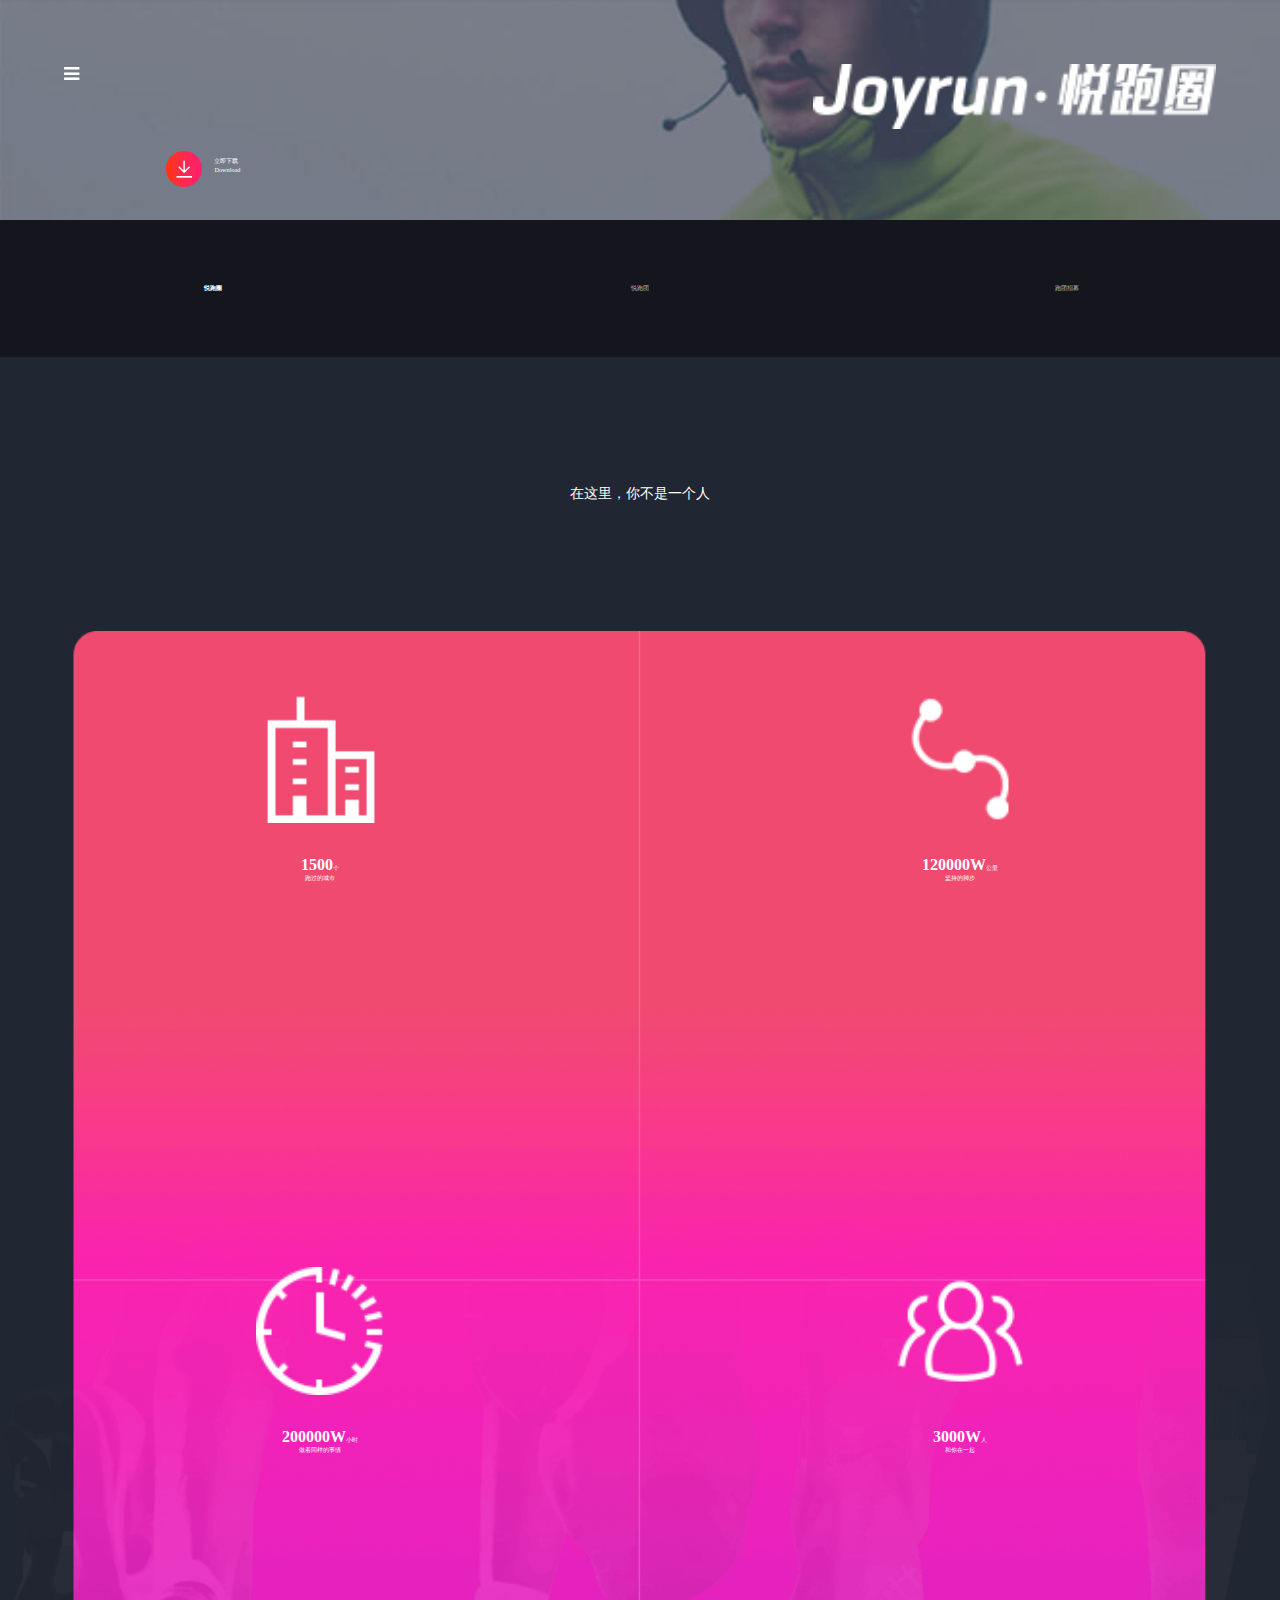
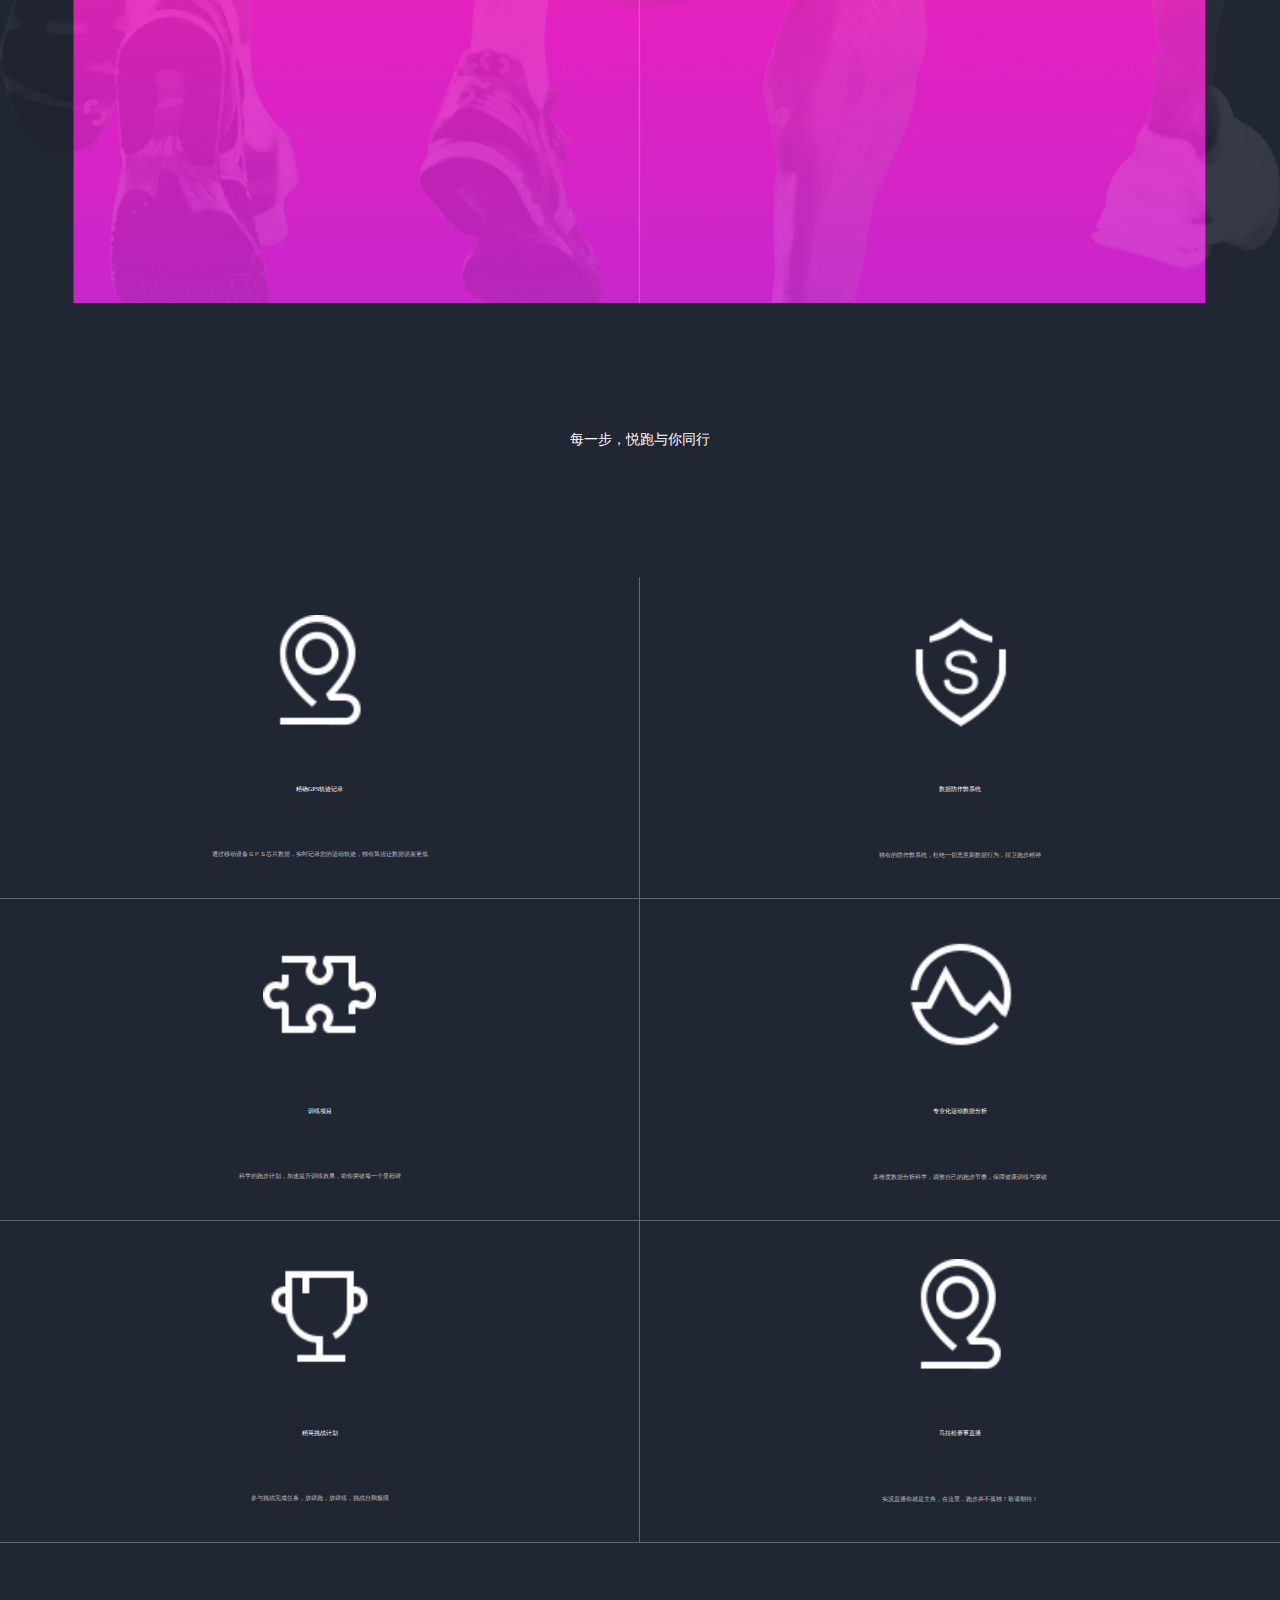
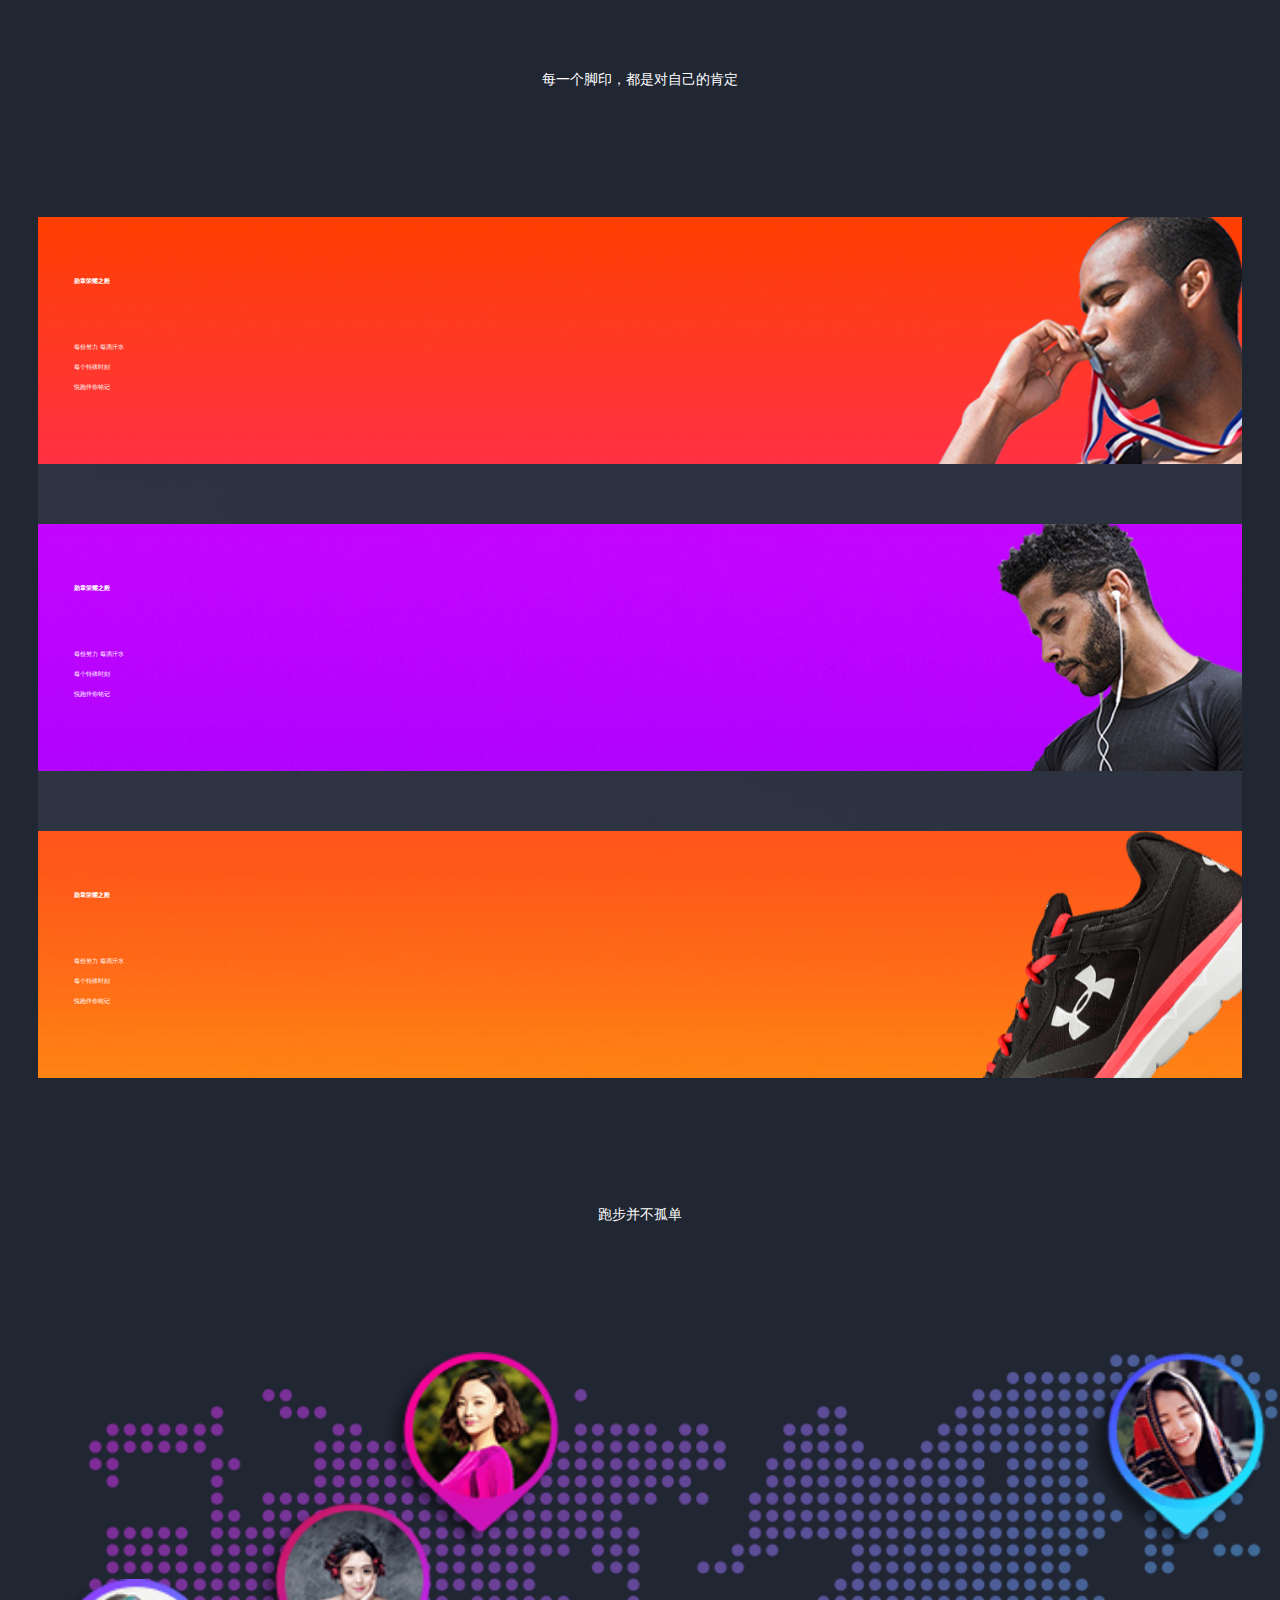
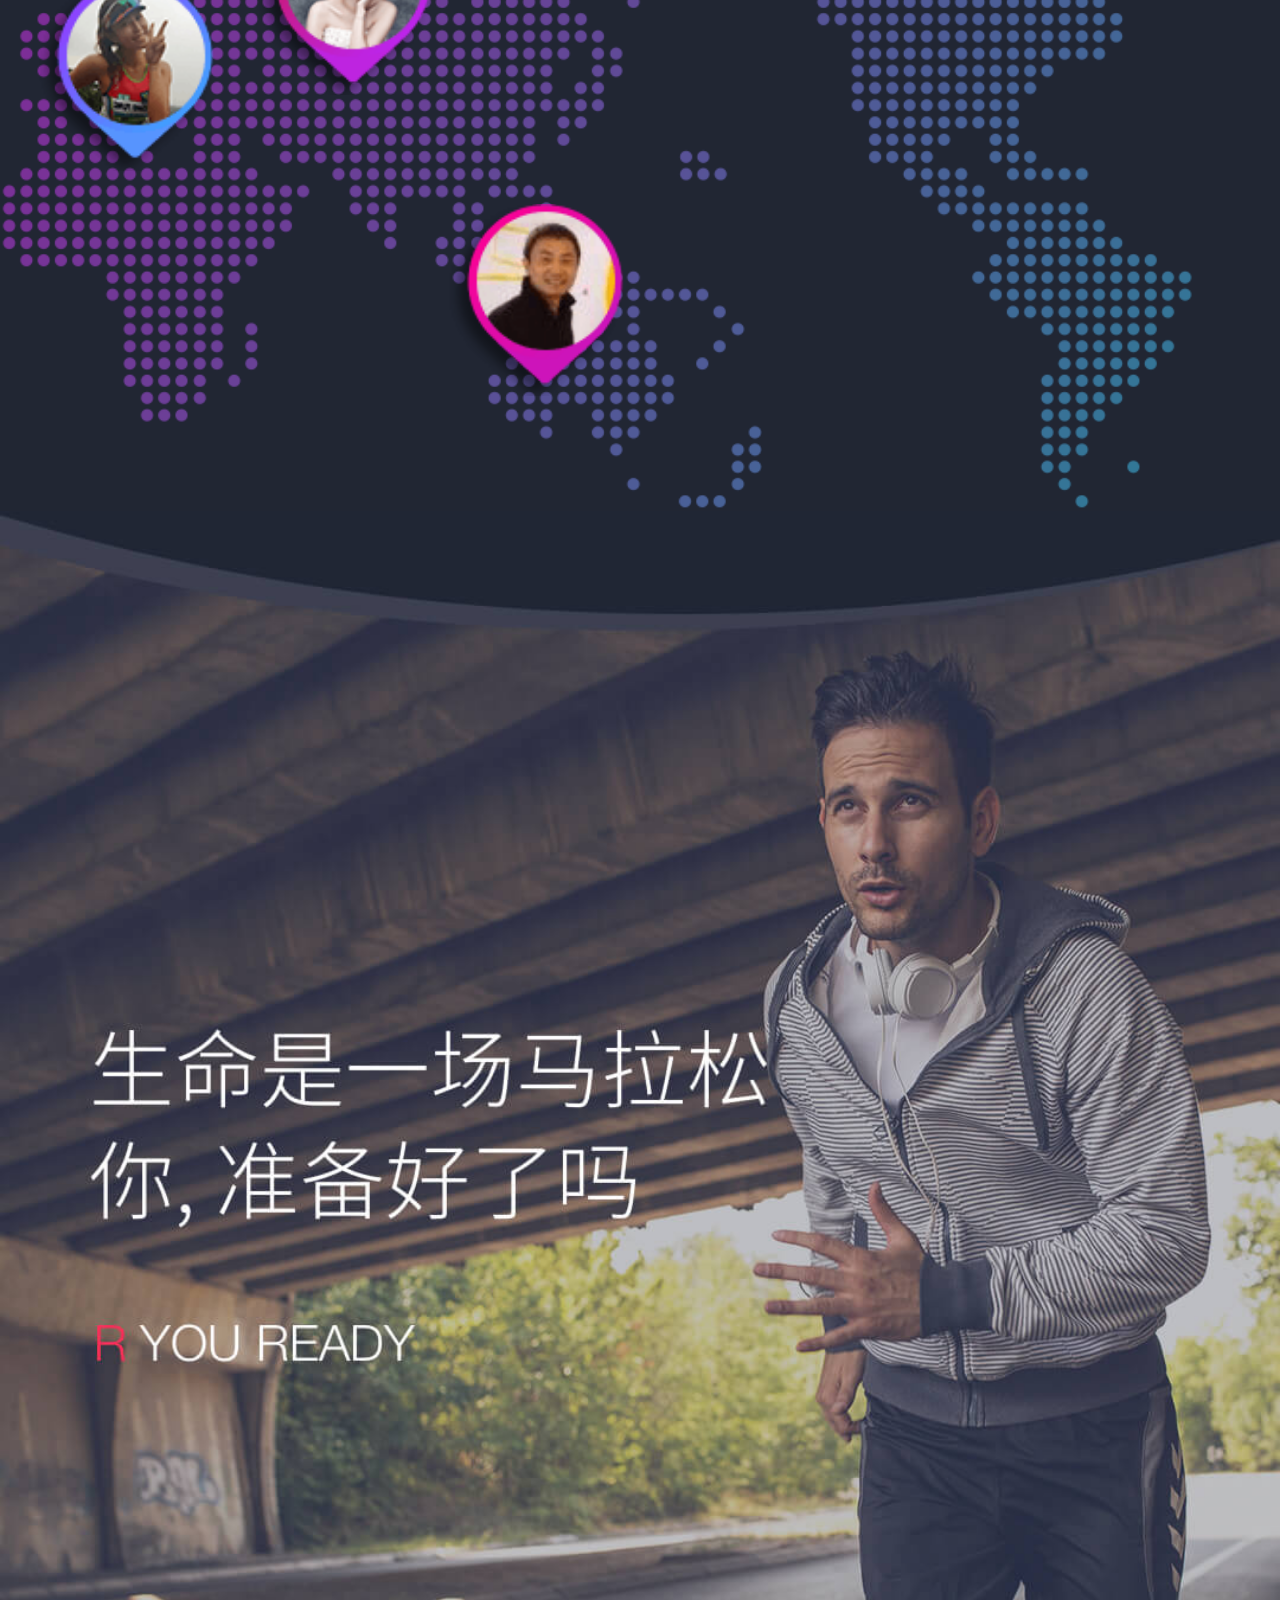
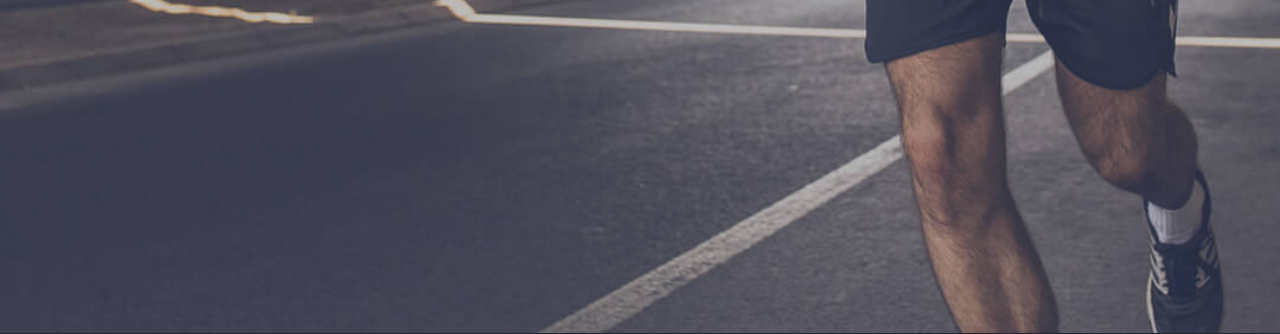
<file: index.html>
<!DOCTYPE html>
<html ng-app="myApp">
<head lang="en">
    <meta charset="UTF-8">
    <meta name="viewport" content="width=device-width, user-scalable=no, initial-scale=1.0, maximum-scale=1.0, minimum-scale=1.0"/>
    <title></title>
    <link rel="stylesheet" href="css/indexcss/index.css"/>
    <link rel="stylesheet" href="font/FortAwesome/css/font-awesome.css"/>
    <script src="js/jquery.min.js"></script>
    <script src="js/angular-1.4.6.min.js"></script>
    <script src="js/angular-route.min.js"></script>
</head>
<body ng-controller="ctrl">
<header>
    <div class="cbd">
        <i class="fa fa-bars" aria-hidden="true" style="color:white"></i>
    </div>
    <div><img src="img/indeximg/logo.png" alt=""/></div>
</header>
<div class="banner">
    <div>
        <img src="img/indeximg/download.png" alt=""/>
        <p>立即下载</p>
        <span>Download</span>
    </div>
</div>
<div class="nav">
    <ul>
        <li ng-repeat="item in nav"><a ng-href="{{item.href}}" ng-class="{qwe:item.on}" ng-bind="item.data" ng-click="dian($index)"></a></li>
    </ul>
</div>
<ng-view></ng-view>
<div id="cbl">
    <div>
        <ul>
            <li><a href="">首页</a></li>
            <li><a href="html/about.html">关于我们</a></li>
            <li><a href="html/join.html">加入我们</a></li>
            <li><a href="html/problem.html">常见问题</a></li>
            <li><a href="html/new.html">新闻动态</a></li>
        </ul>
    </div>
</div>
</body>
<script>
    var app = angular.module("myApp",["ngRoute"]);
    app.config(function($routeProvider ){
       $routeProvider
               .when("/quan",{
                   templateUrl:"view/quan.html"
               })
               .when("/tuan",{
                   templateUrl:"view/tuan.html"
               })
               .when("/zhao",{
                   templateUrl:"view/zhao.html"
               })
               .otherwise("/quan")
    });
    app.controller("ctrl",function($scope,$http){
        $http.get("data/index.json").then(function(res){
            $scope.nav = res.data.nav;
            $scope.dian = function(index){
                angular.forEach($scope.nav,function(key,value){
                    key.on = false;
                });
                $scope.nav[index].on = true;
            }
        })
    });



    $(document).click(function(e){
        $("#cbl").removeClass("huadong");
        $("body").css({"overflow":"auto"})
    });
    $(".cbd").click(function(event){
        event.stopPropagation();
        $("#cbl").addClass("huadong");
        $("body").css({"overflow":"hidden"})
    });
    $("#cbl>div").eq(0).click(function(event){
        event.stopPropagation();
    });

    window.onscroll = function(){
        var p=$("body").scrollTop();
        if(p >= 263){
            $(".nav").css({"position":"fixed","top":0,"width":"100%"});
            $(".quan>p").eq(0).css("margin-top","15%")
        }else{
            $(".nav").css("position","static");
            $(".quan>p").eq(0).css("margin-top",0);
        }
    };

</script>
</html>
</file>
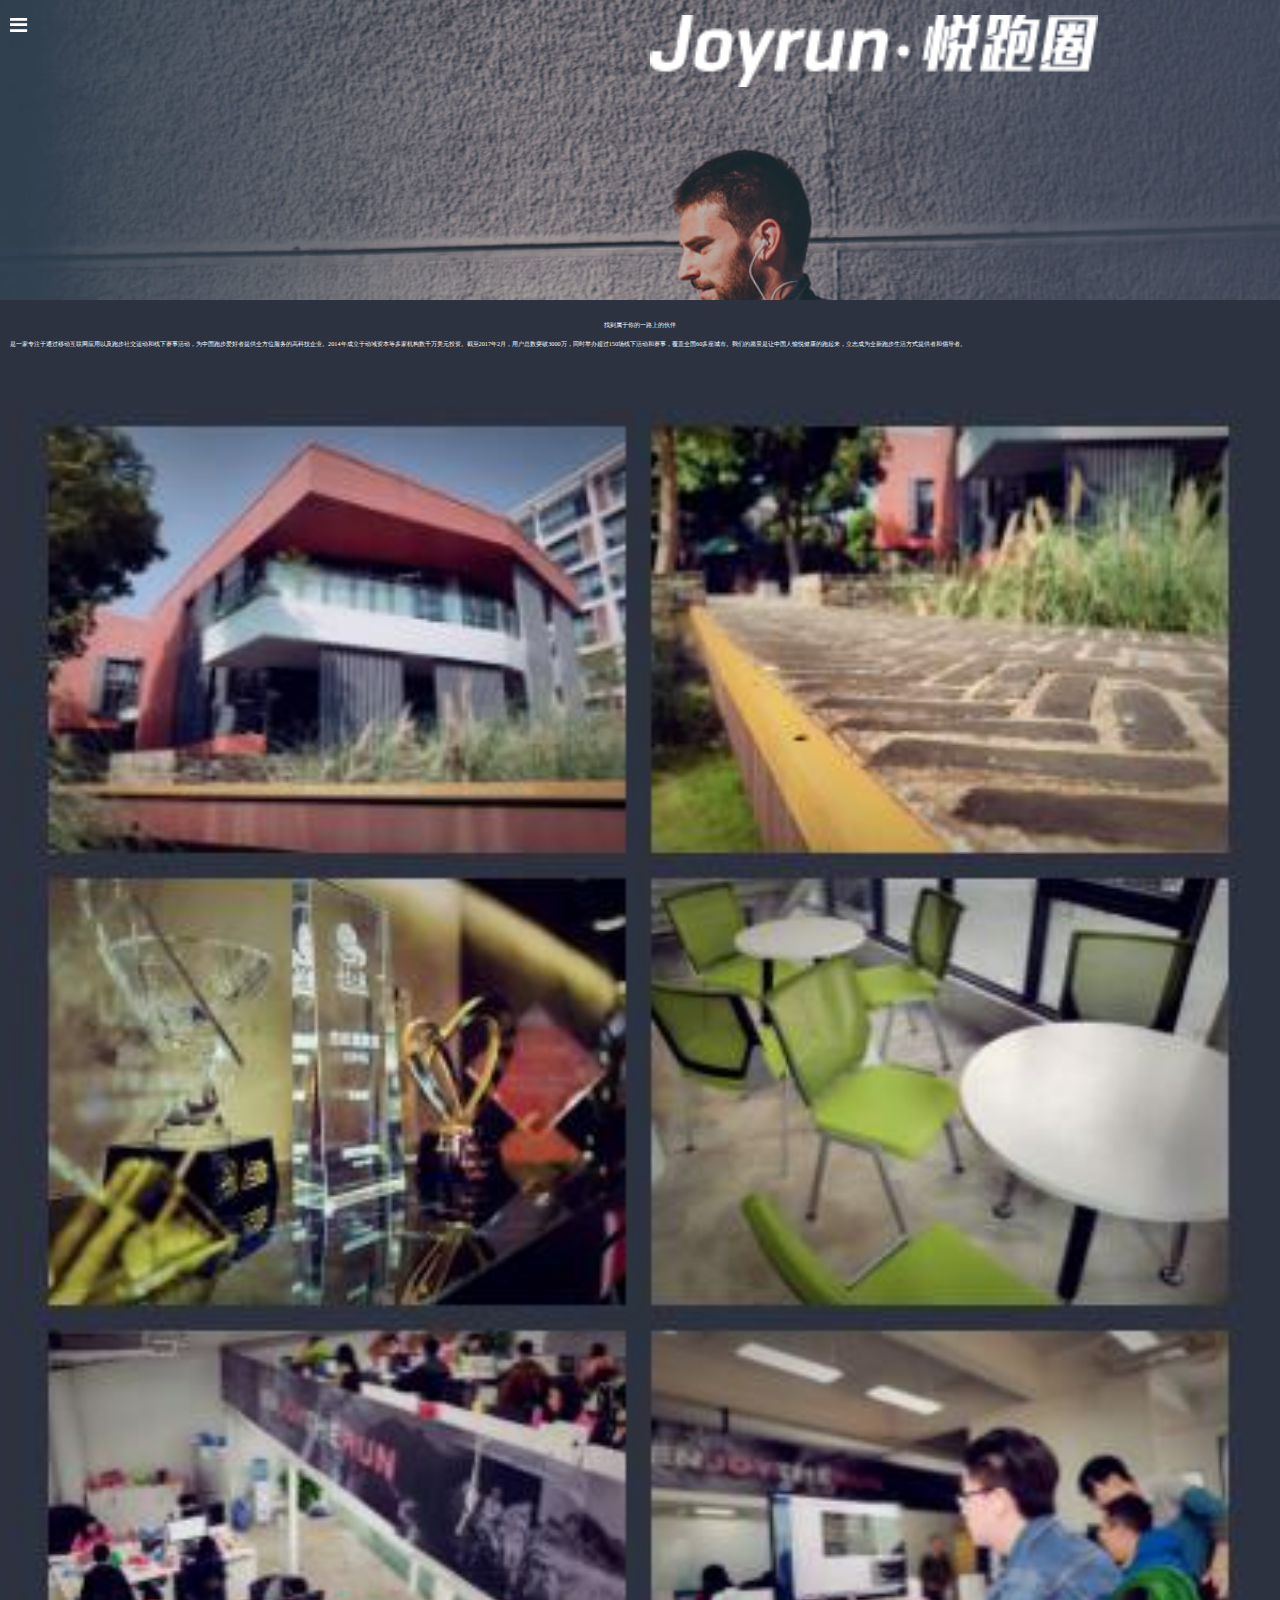
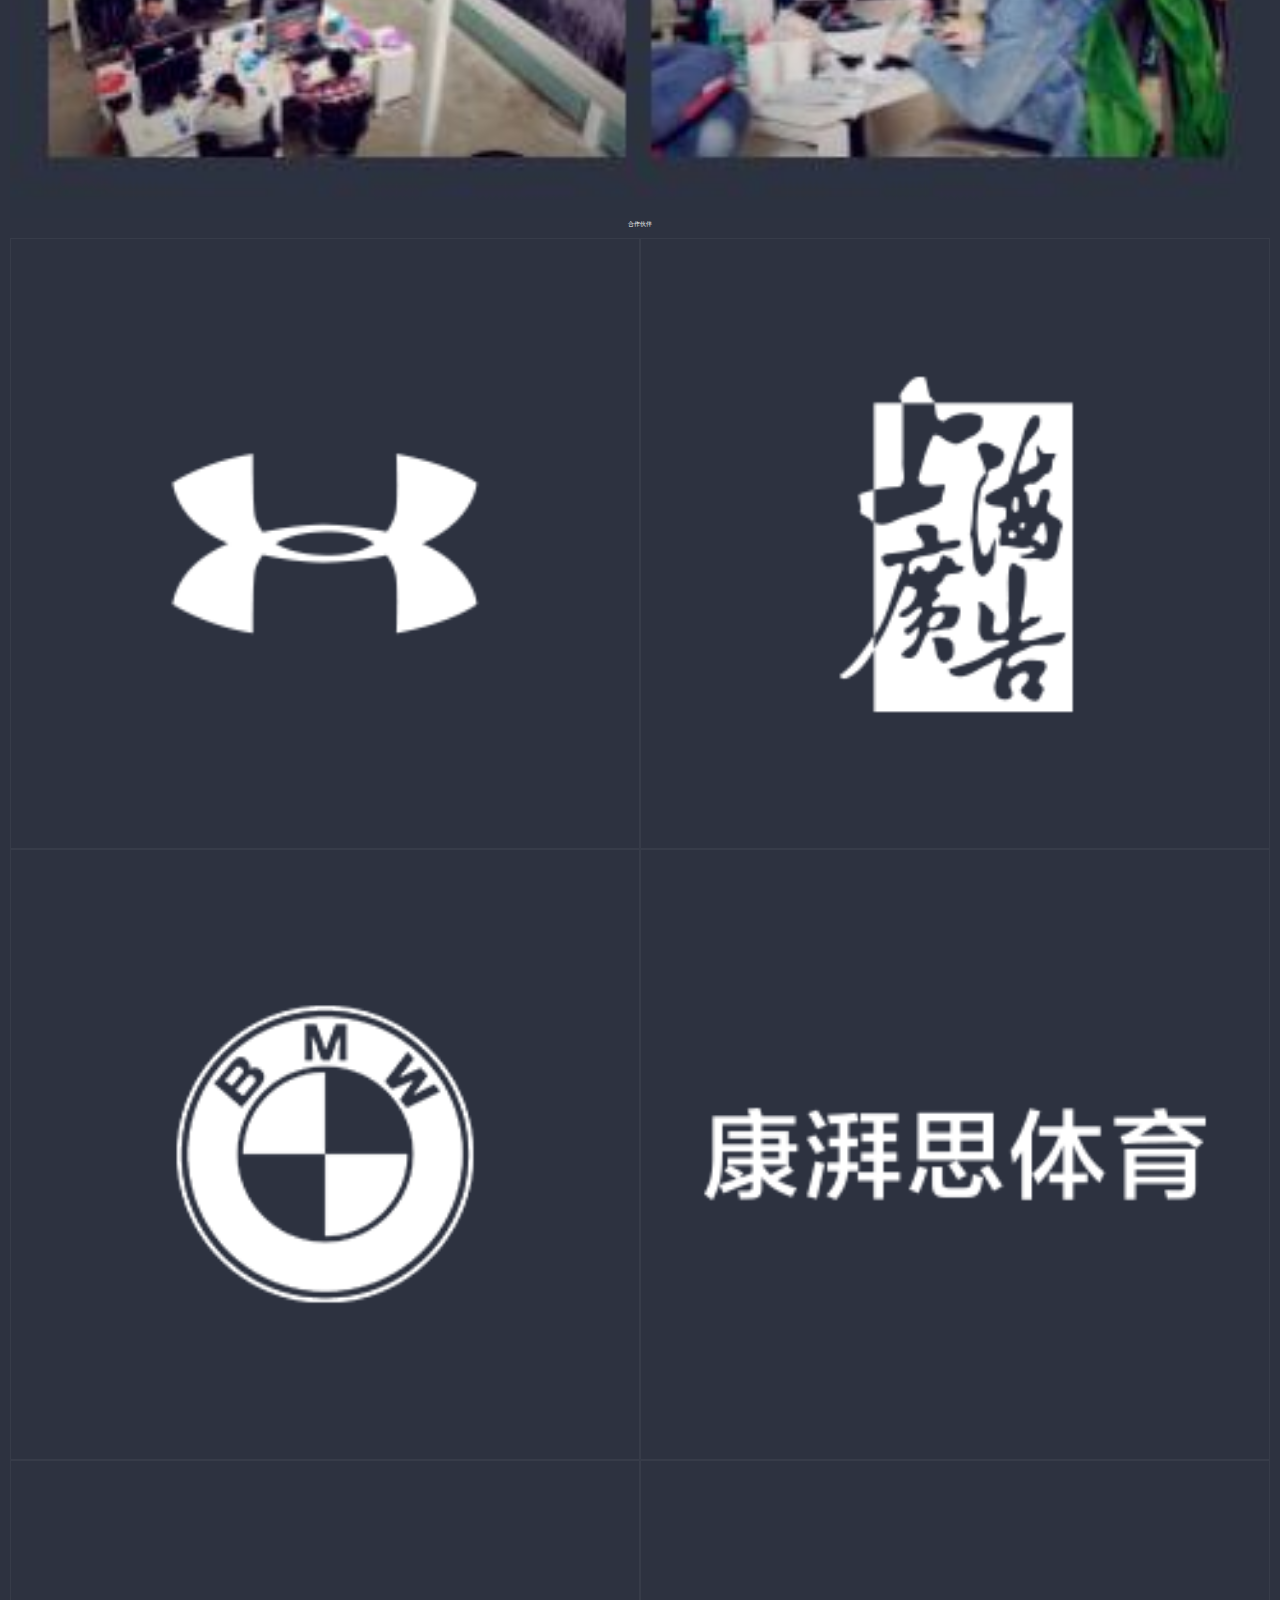
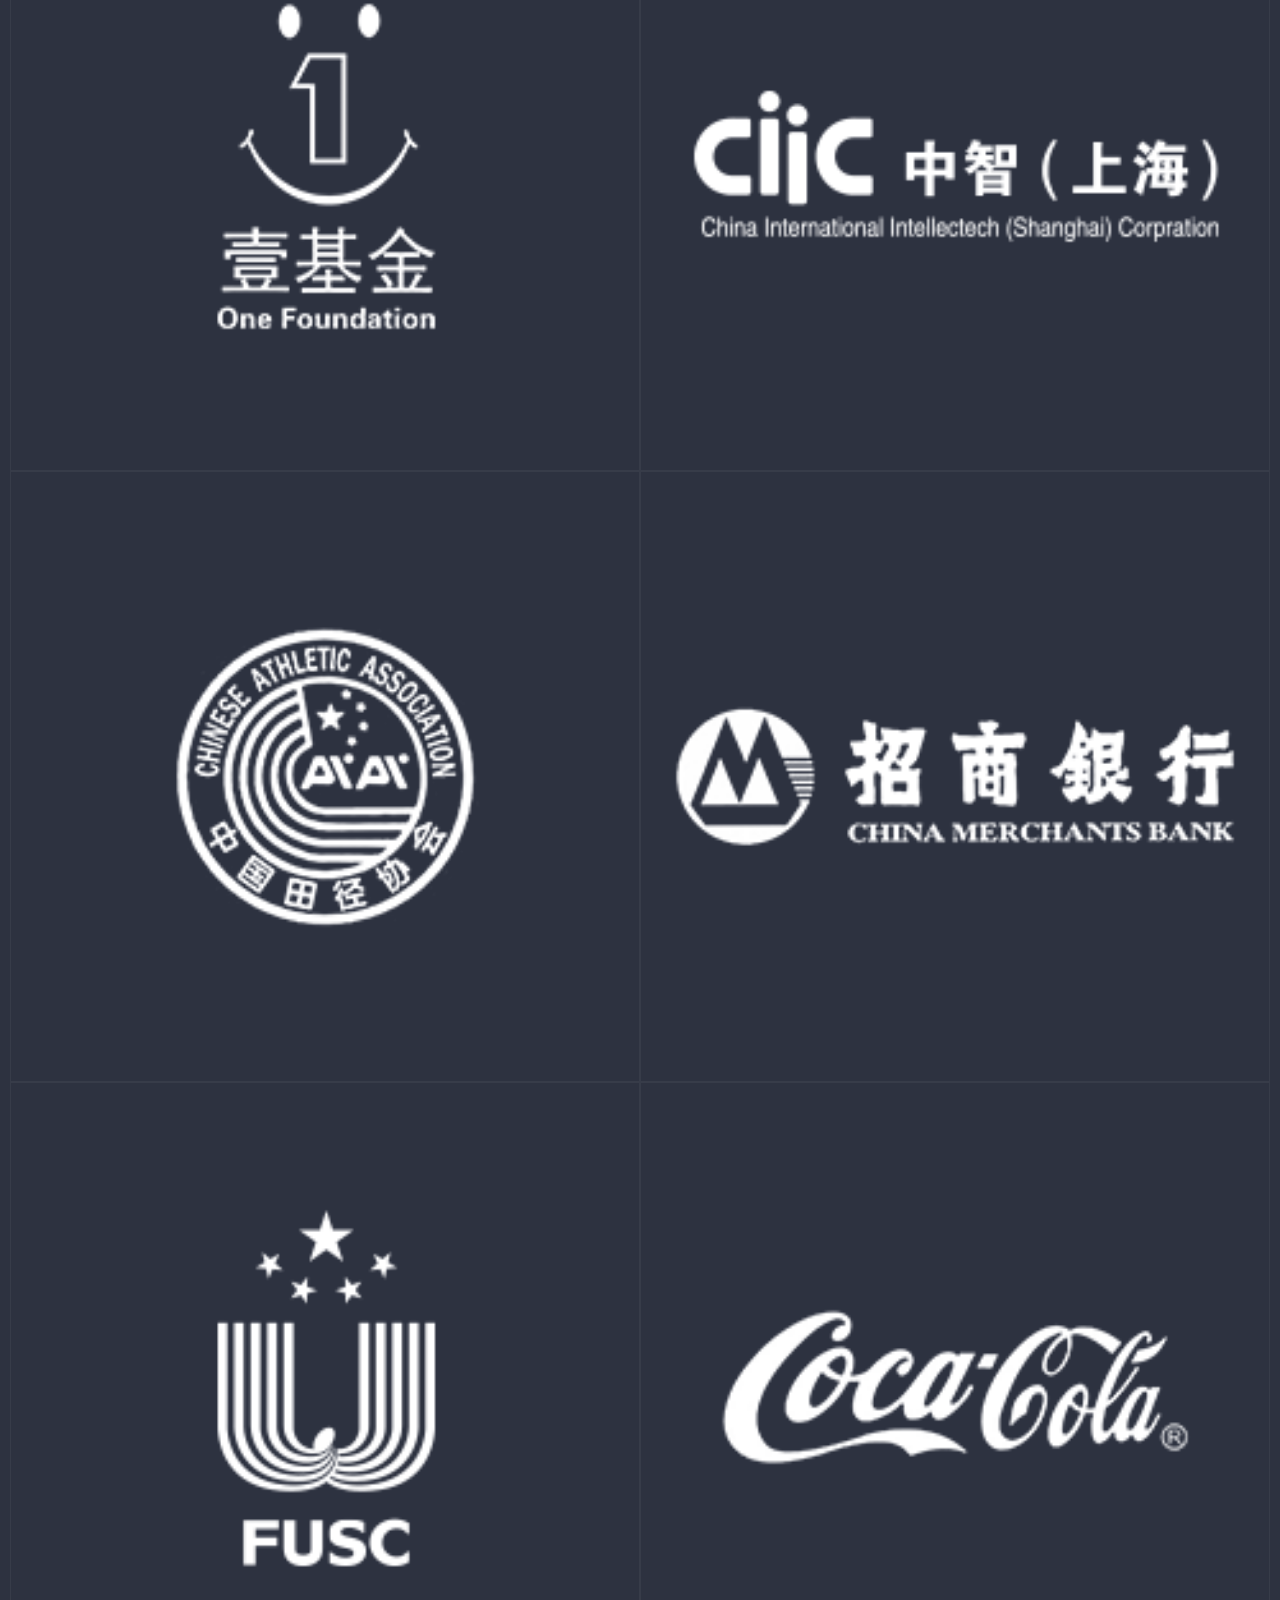
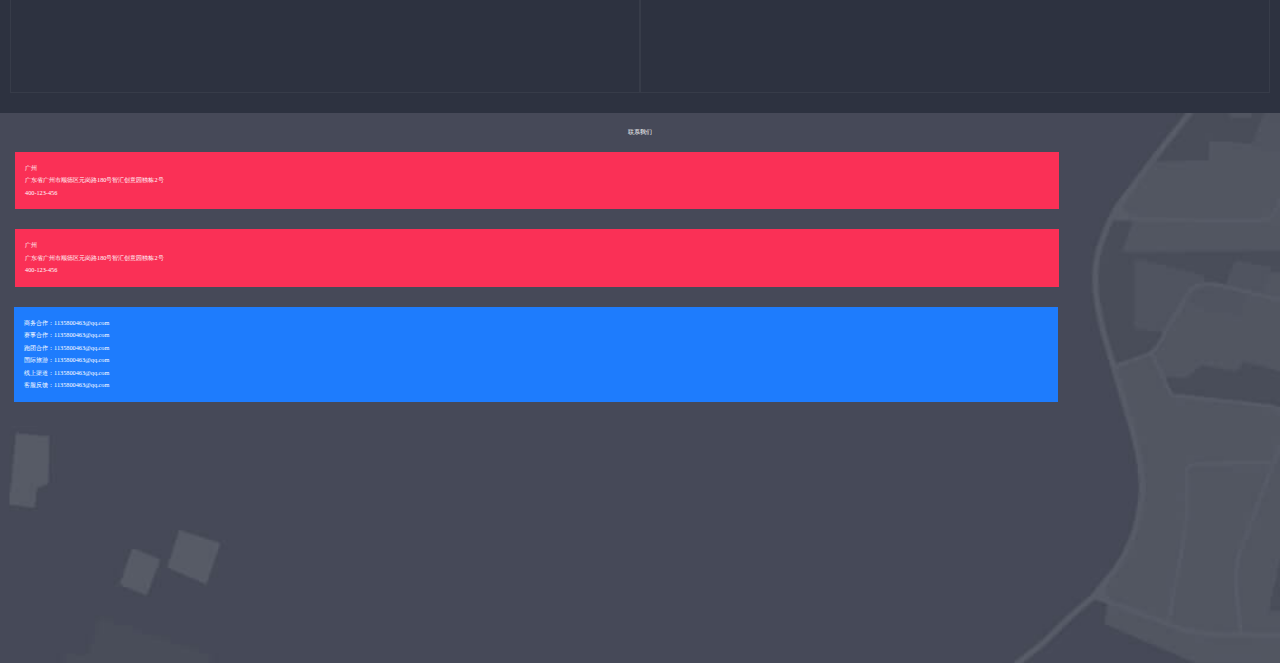
<file: html/about.html>
<!DOCTYPE html>
<html>
	<head>
		<meta charset="UTF-8">
		<title></title>

		<link rel="stylesheet" href="font/FortAwesome/css/font-awesome.css" />
		<link rel="stylesheet" href="css/aboutcss/aboutstyle.css" />
		<meta name="viewport" content="width=device-width,initial-scale=1,minimum-scale=1,maximum-scale=1,user-scalable=no" />
		<script src="../js/jquery.min.js"></script>
	</head>
	<body>
		<header>
			<div></div>
			<div>
				<i class="fa fa-bars cbd"></i>
				<p><img src="img/logo.png" alt="" /></p>
			</div>

		</header>
		<div class="main">
			<p>找到属于你的一路上的伙伴</p>
			<p>是一家专注于通过移动互联网应用以及跑步社交运动和线下赛事活动，为中国跑步爱好者提供全方位服务的高科技企业。2014年成立于动域资本等多家机构数千万美元投资。截至2017年2月，用户总数突破3000万，同时举办超过150场线下活动和赛事，覆盖全国60多座城市。我们的愿景是让中国人愉悦健康的跑起来，立志成为全新跑步生活方式提供者和倡导者。</p>
			<img src="img/company.jpg"/>
			<p>合作伙伴</p>
			<ul>
				<li>
					<div><img src="img/about_03_00.png"/></div>
					<div><img src="img/about_03_01.png"/></div>
					<div><img src="img/about_03_02.png"/></div>
					<div><img src="img/about_03_03.png"/></div>	
					<div><img src="img/about_03_04.png"/></div>

				</li>
				<li>
					<div><img src="img/about_03_05.png"/></div>
					
					<div><img src="img/about_03_06.png"/></div>
					<div><img src="img/about_03_07.png"/></div>	
					<div><img src="img/about_03_08.png"/></div>
					<div><img src="img/about_03_09.png"/></div>
				</li>
			</ul>
		</div>
		<footer>
			<p>联系我们</p>
			<div class="one">
				<p>广州</p>
				<p>广东省广州市顺德区元岗路180号智汇创意园独栋2号</p>
				<p>400-123-456</p>
			</div>
			<div class="one">
				<p>广州</p>
				<p>广东省广州市顺德区元岗路180号智汇创意园独栋2号</p>
				<p>400-123-456</p>
			</div>
			<div class="two">
				<p>商务合作：1135800463@qq.com</p>
				<p>赛事合作：1135800463@qq.com</p>
				<p>跑团合作：1135800463@qq.com</p>
				<p>国际旅游：1135800463@qq.com</p>
				<p>线上渠道：1135800463@qq.com</p>
				<p>客服反馈：1135800463@qq.com</p>
			</div>
		</footer>

		<div id="cbl">
			<div>
				<ul>
					<li><a href="../index.html">首页</a></li>
					<li><a href="">关于我们</a></li>
					<li><a href="join.html">加入我们</a></li>
					<li><a href="problem.html">常见问题</a></li>
					<li><a href="new.html">新闻动态</a></li>
				</ul>
			</div>
		</div>
	</body>
	<script>
		$(document).click(function(e){
			$("#cbl").removeClass("huadong");
			$("body").css({"overflow":"auto"})
		});
		$(".cbd").click(function(event){
			event.stopPropagation();
			$("#cbl").addClass("huadong");
			$("body").css({"overflow":"hidden"})
		});
		$("#cbl>div").eq(0).click(function(event){
			event.stopPropagation();
		});
	</script>
</html>
</file>
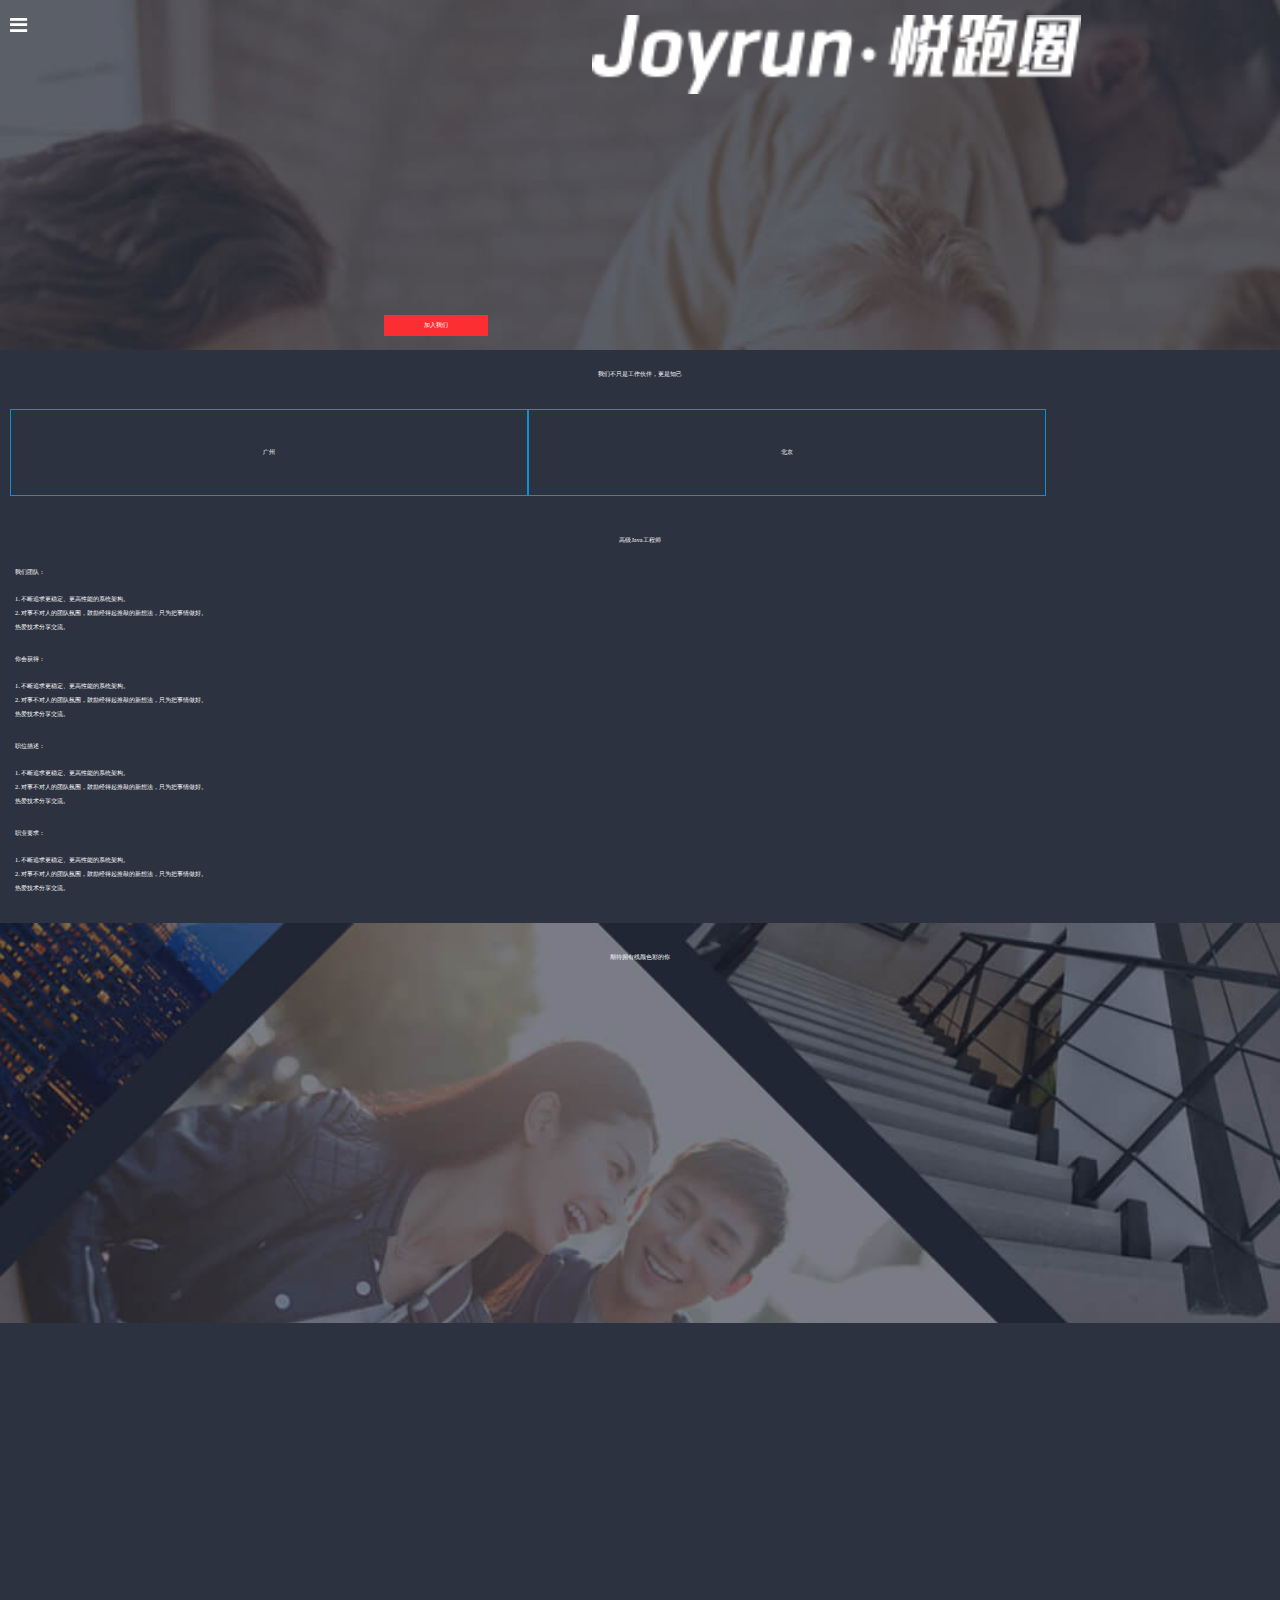
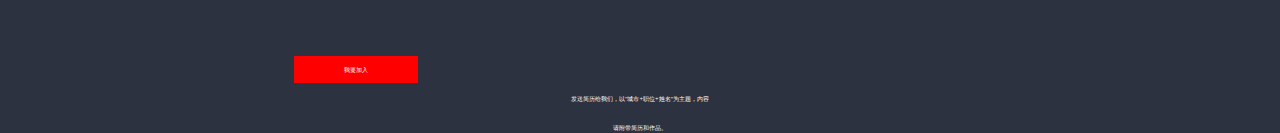
<file: html/join.html>
<!DOCTYPE html>
<html>
	<head>
		<meta charset="UTF-8">
		<title></title>
		<script src="joinJS/jquery.3.1.1.js"></script>
		<meta name="viewport" content="width=device-width,initial-scale=1,minimum-scale=1,maximum-scale=1,user-scalable=no" />
		<link rel="stylesheet" href="font/FortAwesome/css/font-awesome.css" />
		<link rel="stylesheet" href="css/joincss/joinstyle.css" />
	</head>
	<body>
		<header>
			<div></div>
			<div>
				<i class="fa fa-bars cbd"></i>
				<span><img src="img/logo.png" alt="" /></span>
			</div>	
			<a class="jiaru">加入我们</a>	
		</header>
		<div id="cbl">
			<div>
				<ul>
					<li><a href="../index.html">首页</a></li>
					<li><a href="about.html">关于我们</a></li>
					<li><a href="">加入我们</a></li>
					<li><a href="problem.html">常见问题</a></li>
					<li><a href="new.html">新闻动态</a></li>
				</ul>
			</div>
		</div>
		<p>我们不只是工作伙伴，更是知己</p>
		<div class="anniu">
			<p>广州</p>
			<p>北京</p>
		</div>
		<div class="context">
			<div class="huan">
				<p>高级Java工程师</p>		
				<ul>
					<li>我们团队：</li>
					<li>1. 不断追求更稳定、更高性能的系统架构。</li>
					<li>2. 对事不对人的团队氛围，鼓励经得起推敲的新想法，只为把事情做好。</li>
					<li>热爱技术分享交流。</li>
				</ul>
				<ul>
					<li>你会获得：</li>
					<li>1. 不断追求更稳定、更高性能的系统架构。</li>
					<li>2. 对事不对人的团队氛围，鼓励经得起推敲的新想法，只为把事情做好。</li>
					<li>热爱技术分享交流。</li>
				</ul>
				<ul>
					<li>职位描述：</li>
					<li>1. 不断追求更稳定、更高性能的系统架构。</li>
					<li>2. 对事不对人的团队氛围，鼓励经得起推敲的新想法，只为把事情做好。</li>
					<li>热爱技术分享交流。</li>
				</ul>
				<ul>
					<li>职业要求：</li>
					<li>1. 不断追求更稳定、更高性能的系统架构。</li>
					<li>2. 对事不对人的团队氛围，鼓励经得起推敲的新想法，只为把事情做好。</li>
					<li>热爱技术分享交流。</li>
				</ul>
			</div>
			<div class="huan" style="display: none;">
				<p>高级前端工程师</p>		
				<ul>
					<li>我们团队：</li>
					<li>1. 不断追求更稳定、更高性能的系统架构。</li>
					<li>2. 对事不对人的团队氛围，鼓励经得起推敲的新想法，只为把事情做好。</li>
					<li>热爱技术分享交流。</li>
				</ul>
				<ul>
					<li>你会获得：</li>
					<li>1. 不断追求更稳定、更高性能的系统架构。</li>
					<li>2. 对事不对人的团队氛围，鼓励经得起推敲的新想法，只为把事情做好。</li>
					<li>热爱技术分享交流。</li>
				</ul>
				<ul>
					<li>职位描述：</li>
					<li>1. 不断追求更稳定、更高性能的系统架构。</li>
					<li>2. 对事不对人的团队氛围，鼓励经得起推敲的新想法，只为把事情做好。</li>
					<li>热爱技术分享交流。</li>
				</ul>
				<ul>
					<li>职业要求：</li>
					<li>1. 不断追求更稳定、更高性能的系统架构。</li>
					<li>2. 对事不对人的团队氛围，鼓励经得起推敲的新想法，只为把事情做好。</li>
					<li>热爱技术分享交流。</li>
				</ul>
			</div>
		</div>
		<footer>
			<p>期待拥有线颜色彩的你</p>
			<a href="#">我要加入</a>
			<p>发送简历给我们，以"城市+职位+姓名"为主题，内容</p>
			<p>请附带简历和作品。</p>
		</footer>
	</body>
	<script>
	
		$(".anniu>p").click(function(){
			var i=$(this).index()
			
			$(".huan").eq(i).show().siblings().hide()
			$(".anniu>p").eq(i).css("background","blue")
			$(".huan").eq(i).css({"transition":"0.5s all","transform":"translateX(0)"}).siblings().css({"transition":"1s all","transform":"translateX(100%)"})
		})

		$(document).click(function(e){
			$("#cbl").removeClass("huadong");
			$("body").css({"overflow":"auto"})
		});
		$(".cbd").click(function(event){
			event.stopPropagation();
			$("#cbl").addClass("huadong");
			$("body").css({"overflow":"hidden"})
		});
		$("#cbl>div").eq(0).click(function(event){
			event.stopPropagation();
		});
	</script>
</html>
</file>
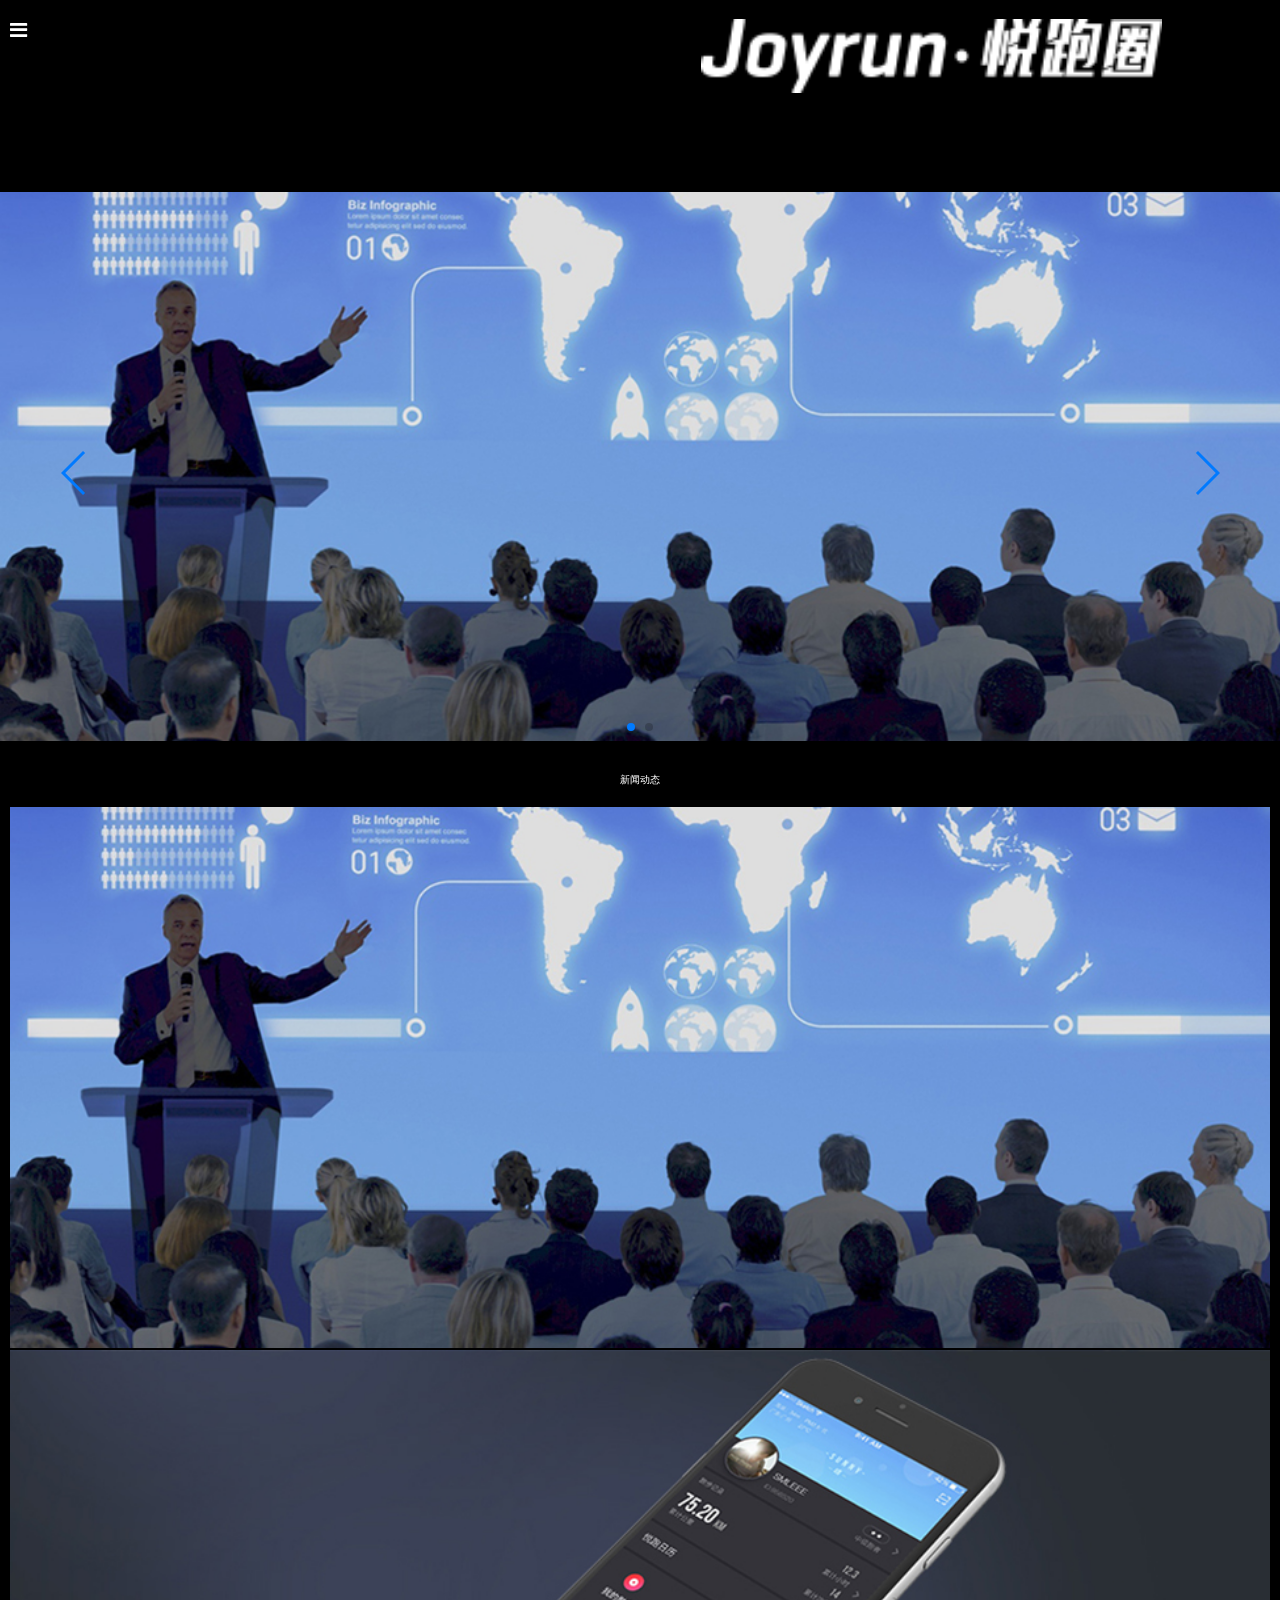
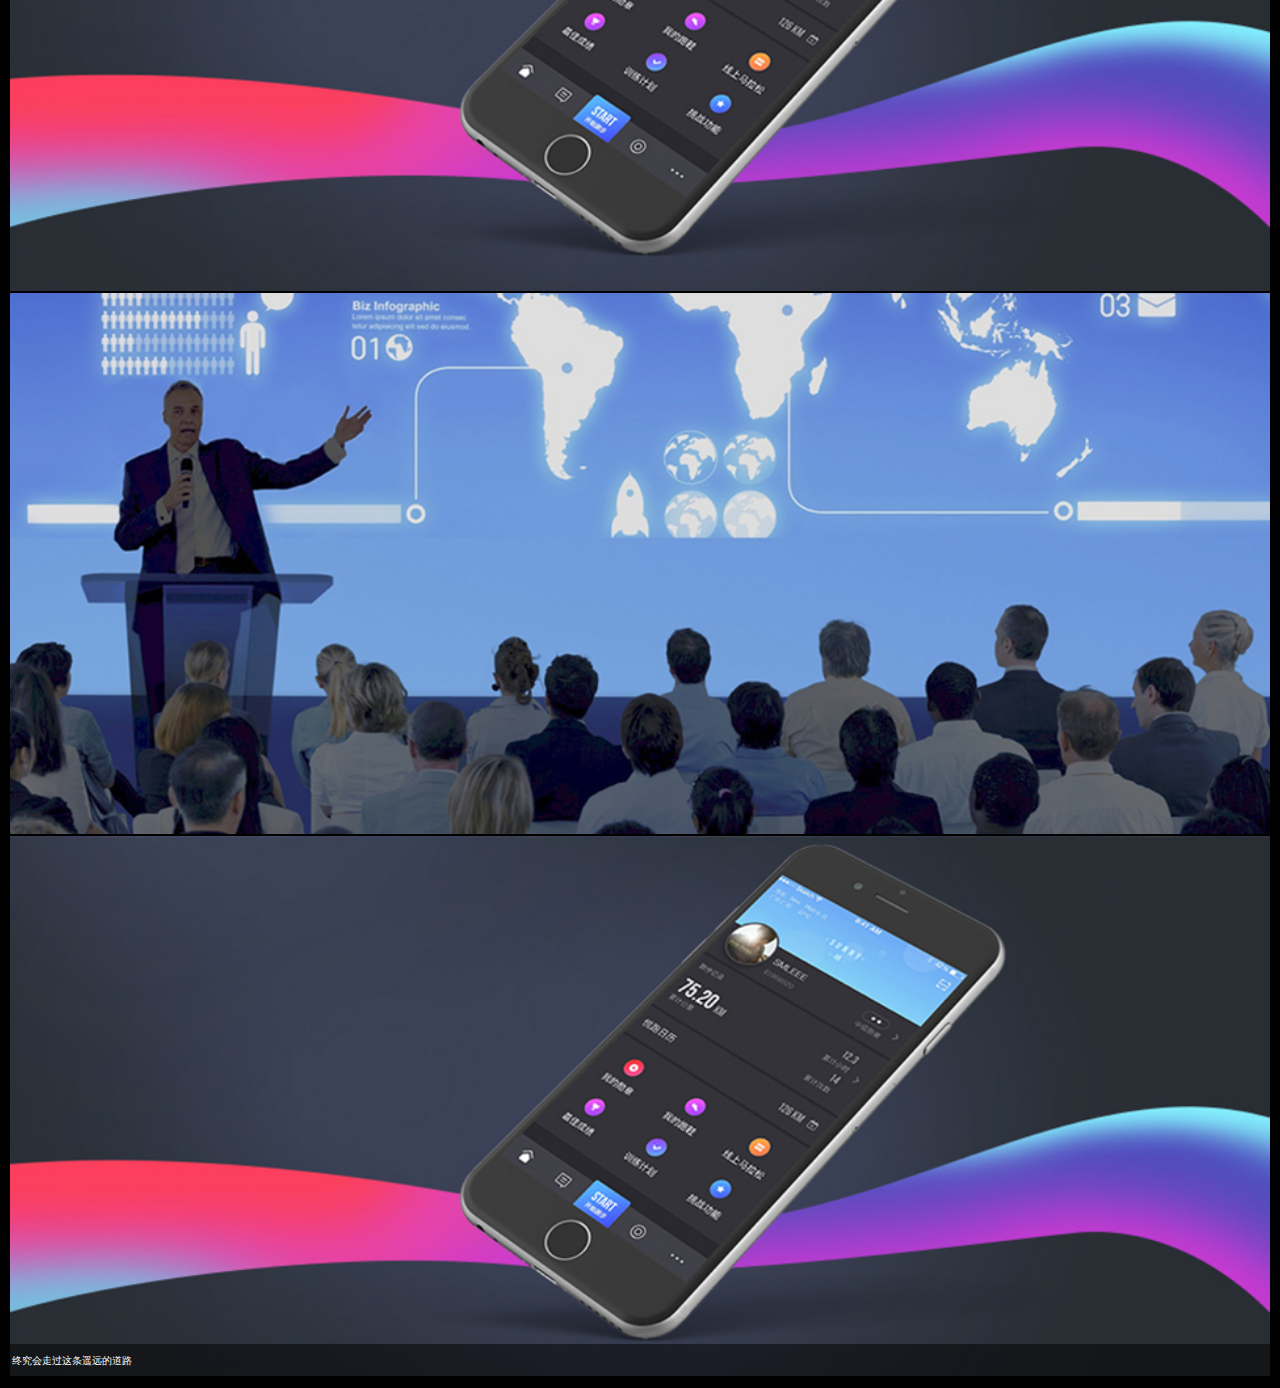
<file: html/new.html>
<!DOCTYPE html>
<html>
	<head>
		<meta charset="UTF-8">
		<title></title>
		<script src="joinJS/swiper.min.js"></script>
		<link rel="stylesheet" href="css/newcss/swiper.css" />
		<meta name="viewport" content="width=device-width,initial-scale=1,minimum-scale=1,maximum-scale=1,user-scalable=no" />
		<link rel="stylesheet" href="css/newcss/newstyle.css" />
		<link rel="stylesheet" href="font/FortAwesome/css/font-awesome.css" />
		<script src="../js/jquery.min.js"></script>
	</head>
	<body>
		<header>
			<span><i class="fa fa-bars cbd"></i></span>
			<p><img src="img/logo.png" alt="" /></p>
		</header>
		<div id="cbl">
			<div>
				<ul>
					<li><a href="../index.html">首页</a></li>
					<li><a href="about.html">关于我们</a></li>
					<li><a href="join.html">加入我们</a></li>
					<li><a href="">常见问题</a></li>
					<li><a href="new.html">新闻动态</a></li>
				</ul>
			</div>
		</div>
		<div class="swiper-container">
		        <div class="swiper-wrapper">
		            <div class="swiper-slide"><img src="img/banner.jpg" alt="" /></div>
		            <div class="swiper-slide"><img src="img/news.jpg" alt="" /></div>        
		        </div>
		        <!--分页-->
		        <div class="swiper-pagination"></div>
		        <div class="swiper-button-prev"></div>
		        <div class="swiper-button-next"></div>
		</div>
		<div class="context">
			<p>新闻动态</p>
			<a href="newIn.html">
				<img src="img/banner.jpg" />
				<p>远方  有一个地方  那里有我们的梦想</p>
			</a>
			<a href="newIn.html">
				<img src="img/news.jpg" />
				<p>某天 也许会相遇 相遇在这个好地方</p>
			</a>
			<a href="newIn.html">
				<img src="img/banner.jpg" />
				<p>不要担心 因为我相信</p>
			</a>
			<a href="newIn.html">
				<img src="img/news.jpg" />
				<p>终究会走过这条遥远的道路</p>
			</a>
		</div>
	</body>
	<script>
		$(document).click(function(e){
			$("#cbl").removeClass("huadong");
			$("body").css({"overflow":"auto"})
		});
		$(".cbd").click(function(event){
			event.stopPropagation();
			$("#cbl").addClass("huadong");
			$("body").css({"overflow":"hidden"})
		});
		$("#cbl>div").eq(0).click(function(event){
			event.stopPropagation();
		});
		var swiper=new Swiper('.swiper-container',{            
		            loop:true,            
		            autoplay:1000,           
		            pagination:'.swiper-pagination',            
		            nextButton:'.swiper-button-next',           
		            prevButton:'.swiper-button-prev',
		            autoplayDisableOnInteraction:false,
		            speed:2000           
		        })
	</script>
</html>
</file>
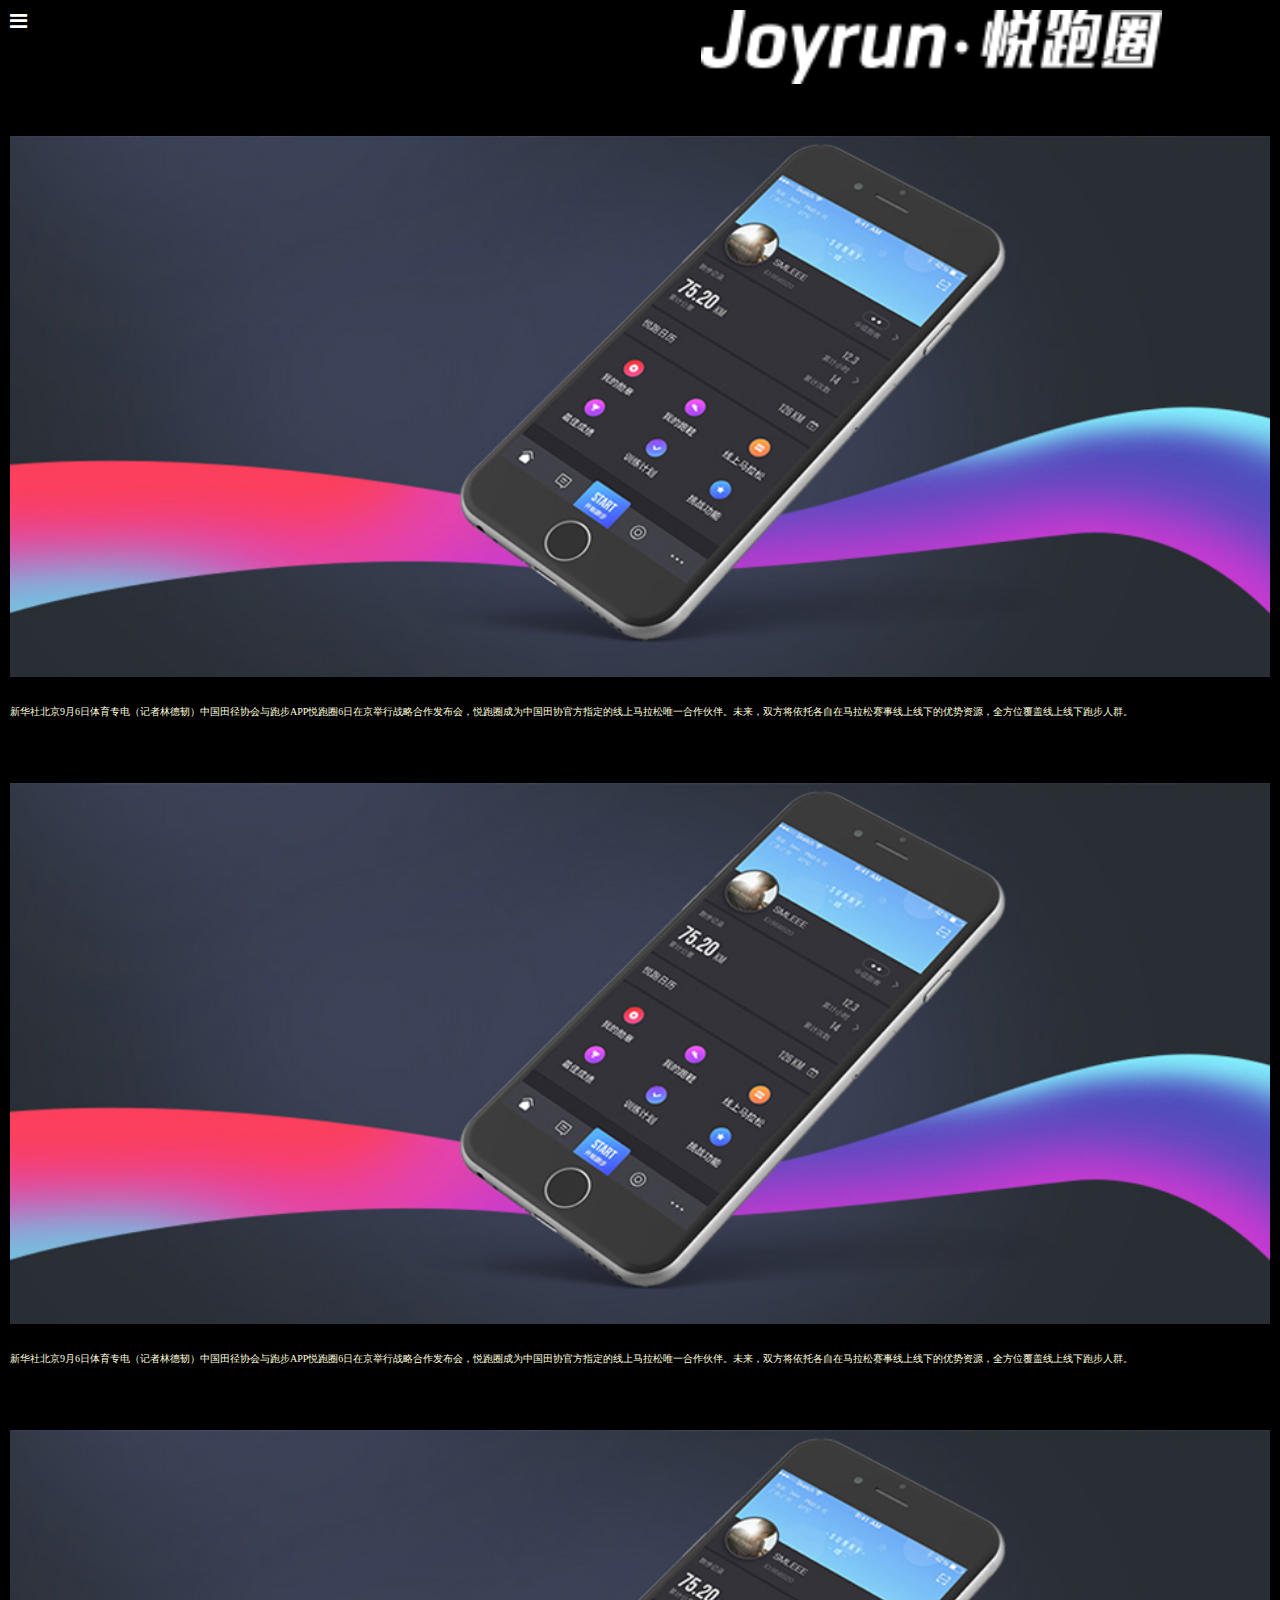
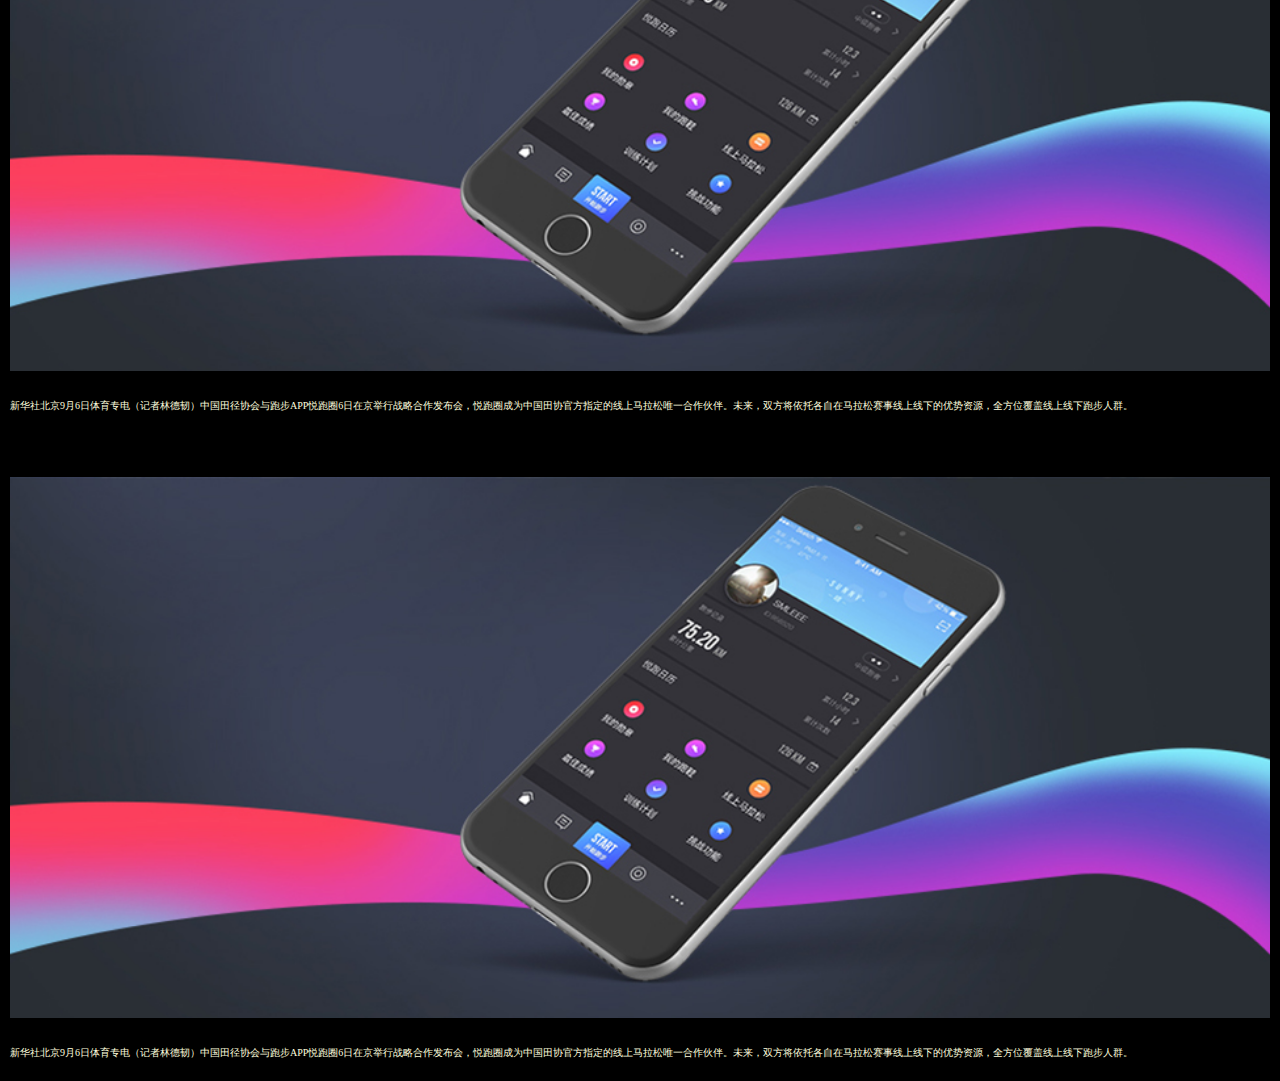
<file: html/newIn.html>
<!DOCTYPE html>
<html>
	<head>
		<meta charset="UTF-8">
		<title></title>
		<link rel="stylesheet" href="font/FortAwesome/css/font-awesome.css" />
		<link rel="stylesheet" href="css/newIn/newInstyle.css" />
		<meta name="viewport" content="width=device-width,initial-scale=1,minimum-scale=1,maximum-scale=1,user-scalable=no" />
		<script src="../js/jquery.min.js"></script>
	</head>
	<body>
		<header>
			<span><i class="fa fa-bars cbd"></i></span>
			<p><img src="img/logo.png" alt="" /></p>
		</header>
		<div id="cbl">
			<div>
				<ul>
					<li><a href="../index.html">首页</a></li>
					<li><a href="about.html">关于我们</a></li>
					<li><a href="join.html">加入我们</a></li>
					<li><a href="problem.html">常见问题</a></li>
					<li><a href="new.html">新闻动态</a></li>
				</ul>
			</div>
		</div>
		<div class="main1">
			<p>中国田协与悦跑圈达成战略合作</p>
			<p>时间：2016.09.07 作者：新华社</p>
			<div>
				<img src="img/news.jpg" alt="" />
				<p>新华社北京9月6日体育专电（记者林德韧）中国田径协会与跑步APP悦跑圈6日在京举行战略合作发布会，悦跑圈成为中国田协官方指定的线上马拉松唯一合作伙伴。未来，双方将依托各自在马拉松赛事线上线下的优势资源，全方位覆盖线上线下跑步人群。</p>
			</div>
			<div>
				<img src="img/news.jpg" alt="" />
				<p>新华社北京9月6日体育专电（记者林德韧）中国田径协会与跑步APP悦跑圈6日在京举行战略合作发布会，悦跑圈成为中国田协官方指定的线上马拉松唯一合作伙伴。未来，双方将依托各自在马拉松赛事线上线下的优势资源，全方位覆盖线上线下跑步人群。</p>
			</div>
			<div>
				<img src="img/news.jpg" alt="" />
				<p>新华社北京9月6日体育专电（记者林德韧）中国田径协会与跑步APP悦跑圈6日在京举行战略合作发布会，悦跑圈成为中国田协官方指定的线上马拉松唯一合作伙伴。未来，双方将依托各自在马拉松赛事线上线下的优势资源，全方位覆盖线上线下跑步人群。</p>
			</div>
			<div>
				<img src="img/news.jpg" alt="" />
				<p>新华社北京9月6日体育专电（记者林德韧）中国田径协会与跑步APP悦跑圈6日在京举行战略合作发布会，悦跑圈成为中国田协官方指定的线上马拉松唯一合作伙伴。未来，双方将依托各自在马拉松赛事线上线下的优势资源，全方位覆盖线上线下跑步人群。</p>
			</div>
		</div>
	</body>
	<script>
		$(document).click(function(e){
			$("#cbl").removeClass("huadong");
			$("body").css({"overflow":"auto"})
		});
		$(".cbd").click(function(event){
			event.stopPropagation();
			$("#cbl").addClass("huadong");
			$("body").css({"overflow":"hidden"})
		});
		$("#cbl>div").eq(0).click(function(event){
			event.stopPropagation();
		});
	</script>
</html>
</file>
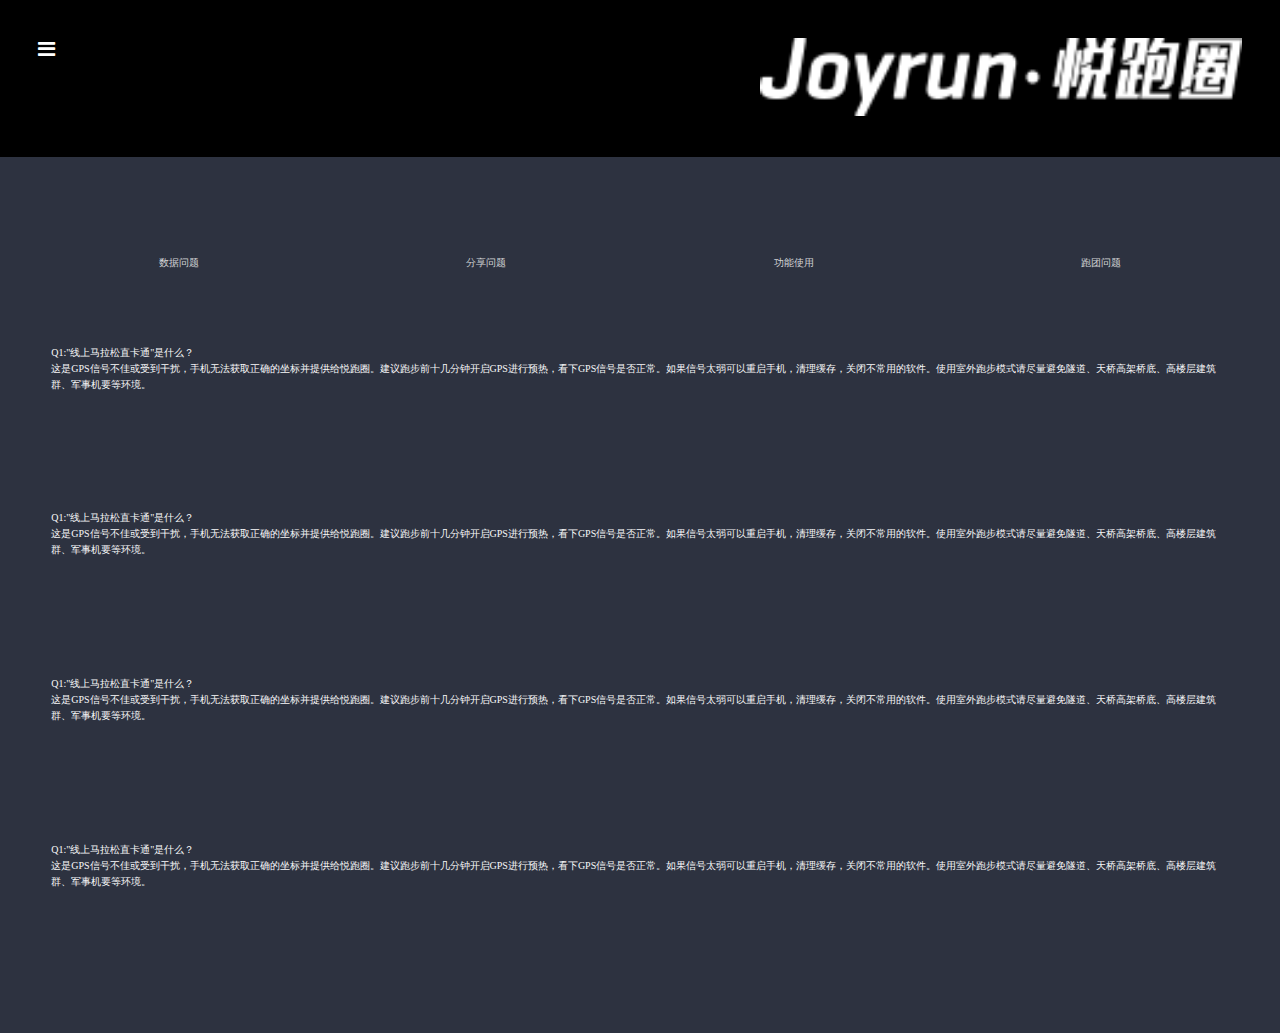
<file: html/problem.html>
<!DOCTYPE html>
<html>
	<head>
		<meta charset="UTF-8">
		<title></title>
		<link rel="stylesheet" href="font/FortAwesome/css/font-awesome.css " />
		<link rel="stylesheet" href="css/problemcss/problemstyle.css" />
		<meta name="viewport" content="width=device-width,initial-scale=1,minimum-scale=1,maximum-scale=1,user-scalable=no" />
		<script src="../js/jquery.min.js"></script>
	</head>
	<body>
		<header>
			<span><i class="fa fa-bars cbd"></i></span>
			<p><img src="img/logo.png" alt="" /></p>
		</header>
		<div id="cbl">
			<div>
				<ul>
					<li><a href="../index.html">首页</a></li>
					<li><a href="about.html">关于我们</a></li>
					<li><a href="join.html">加入我们</a></li>
					<li><a href="">常见问题</a></li>
					<li><a href="new.html">新闻动态</a></li>
				</ul>
			</div>
		</div>
		<ul class="ull">
			<li>
				<p>数据问题</p>
				<p>分享问题</p>
				<p>功能使用</p>
				<p>跑团问题</p>
			</li>
		</ul>
		<div class="neirong">
			<div class="one">
				<div>
					<p>Q1:"线上马拉松直卡通"是什么？</p>
					<p>这是GPS信号不佳或受到干扰，手机无法获取正确的坐标并提供给悦跑圈。建议跑步前十几分钟开启GPS进行预热，看下GPS信号是否正常。如果信号太弱可以重启手机，清理缓存，关闭不常用的软件。使用室外跑步模式请尽量避免隧道、天桥高架桥底、高楼层建筑群、军事机要等环境。</p>	
				</div>
				<div>
					<p>Q1:"线上马拉松直卡通"是什么？</p>
					<p>这是GPS信号不佳或受到干扰，手机无法获取正确的坐标并提供给悦跑圈。建议跑步前十几分钟开启GPS进行预热，看下GPS信号是否正常。如果信号太弱可以重启手机，清理缓存，关闭不常用的软件。使用室外跑步模式请尽量避免隧道、天桥高架桥底、高楼层建筑群、军事机要等环境。</p>	
				</div>
				<div>
					<p>Q1:"线上马拉松直卡通"是什么？</p>
					<p>这是GPS信号不佳或受到干扰，手机无法获取正确的坐标并提供给悦跑圈。建议跑步前十几分钟开启GPS进行预热，看下GPS信号是否正常。如果信号太弱可以重启手机，清理缓存，关闭不常用的软件。使用室外跑步模式请尽量避免隧道、天桥高架桥底、高楼层建筑群、军事机要等环境。</p>	
				</div>
				<div>
					<p>Q1:"线上马拉松直卡通"是什么？</p>
					<p>这是GPS信号不佳或受到干扰，手机无法获取正确的坐标并提供给悦跑圈。建议跑步前十几分钟开启GPS进行预热，看下GPS信号是否正常。如果信号太弱可以重启手机，清理缓存，关闭不常用的软件。使用室外跑步模式请尽量避免隧道、天桥高架桥底、高楼层建筑群、军事机要等环境。</p>	
				</div>
			</div>
			<div class="one" style="display: none;">
				<div>
					<p>Q1:"线上马拉松直卡通"是什么？</p>
					<p>这是GPS信号不佳或受到干扰，手机无法获取正确的坐标并提供给悦跑圈。建议跑步前十几分钟开启GPS进行预热，看下GPS信号是否正常。如果信号太弱可以重启手机，清理缓存，关闭不常用的软件。使用室外跑步模式请尽量避免隧道、天桥高架桥底、高楼层建筑群、军事机要等环境。</p>	
				</div>
				<div>
					<p>Q1:"线上马拉松直卡通"是什么？</p>
					<p>这是GPS信号不佳或受到干扰，手机无法获取正确的坐标并提供给悦跑圈。建议跑步前十几分钟开启GPS进行预热，看下GPS信号是否正常。如果信号太弱可以重启手机，清理缓存，关闭不常用的软件。使用室外跑步模式请尽量避免隧道、天桥高架桥底、高楼层建筑群、军事机要等环境。</p>	
				</div>
				<div>
					<p>Q1:"线上马拉松直卡通"是什么？</p>
					<p>这是GPS信号不佳或受到干扰，手机无法获取正确的坐标并提供给悦跑圈。建议跑步前十几分钟开启GPS进行预热，看下GPS信号是否正常。如果信号太弱可以重启手机，清理缓存，关闭不常用的软件。使用室外跑步模式请尽量避免隧道、天桥高架桥底、高楼层建筑群、军事机要等环境。</p>	
				</div>
				<div>
					<p>Q1:"线上马拉松直卡通"是什么？</p>
					<p>这是GPS信号不佳或受到干扰，手机无法获取正确的坐标并提供给悦跑圈。建议跑步前十几分钟开启GPS进行预热，看下GPS信号是否正常。如果信号太弱可以重启手机，清理缓存，关闭不常用的软件。使用室外跑步模式请尽量避免隧道、天桥高架桥底、高楼层建筑群、军事机要等环境。</p>	
				</div>
			</div>
			<div class="one" style="display: none;">
				<div>
					<p>Q1:"线上马拉松直卡通"是什么？</p>
					<p>这是GPS信号不佳或受到干扰，手机无法获取正确的坐标并提供给悦跑圈。建议跑步前十几分钟开启GPS进行预热，看下GPS信号是否正常。如果信号太弱可以重启手机，清理缓存，关闭不常用的软件。使用室外跑步模式请尽量避免隧道、天桥高架桥底、高楼层建筑群、军事机要等环境。</p>	
				</div>
				<div>
					<p>Q1:"线上马拉松直卡通"是什么？</p>
					<p>这是GPS信号不佳或受到干扰，手机无法获取正确的坐标并提供给悦跑圈。建议跑步前十几分钟开启GPS进行预热，看下GPS信号是否正常。如果信号太弱可以重启手机，清理缓存，关闭不常用的软件。使用室外跑步模式请尽量避免隧道、天桥高架桥底、高楼层建筑群、军事机要等环境。</p>	
				</div>
				<div>
					<p>Q1:"线上马拉松直卡通"是什么？</p>
					<p>这是GPS信号不佳或受到干扰，手机无法获取正确的坐标并提供给悦跑圈。建议跑步前十几分钟开启GPS进行预热，看下GPS信号是否正常。如果信号太弱可以重启手机，清理缓存，关闭不常用的软件。使用室外跑步模式请尽量避免隧道、天桥高架桥底、高楼层建筑群、军事机要等环境。</p>	
				</div>
				<div>
					<p>Q1:"线上马拉松直卡通"是什么？</p>
					<p>这是GPS信号不佳或受到干扰，手机无法获取正确的坐标并提供给悦跑圈。建议跑步前十几分钟开启GPS进行预热，看下GPS信号是否正常。如果信号太弱可以重启手机，清理缓存，关闭不常用的软件。使用室外跑步模式请尽量避免隧道、天桥高架桥底、高楼层建筑群、军事机要等环境。</p>	
				</div>
			</div>
			<div class="one" style="display: none;">
				<div>
					<p>Q1:"线上马拉松直卡通"是什么？</p>
					<p>这是GPS信号不佳或受到干扰，手机无法获取正确的坐标并提供给悦跑圈。建议跑步前十几分钟开启GPS进行预热，看下GPS信号是否正常。如果信号太弱可以重启手机，清理缓存，关闭不常用的软件。使用室外跑步模式请尽量避免隧道、天桥高架桥底、高楼层建筑群、军事机要等环境。</p>	
				</div>
				<div>
					<p>Q1:"线上马拉松直卡通"是什么？</p>
					<p>这是GPS信号不佳或受到干扰，手机无法获取正确的坐标并提供给悦跑圈。建议跑步前十几分钟开启GPS进行预热，看下GPS信号是否正常。如果信号太弱可以重启手机，清理缓存，关闭不常用的软件。使用室外跑步模式请尽量避免隧道、天桥高架桥底、高楼层建筑群、军事机要等环境。</p>	
				</div>
				<div>
					<p>Q1:"线上马拉松直卡通"是什么？</p>
					<p>这是GPS信号不佳或受到干扰，手机无法获取正确的坐标并提供给悦跑圈。建议跑步前十几分钟开启GPS进行预热，看下GPS信号是否正常。如果信号太弱可以重启手机，清理缓存，关闭不常用的软件。使用室外跑步模式请尽量避免隧道、天桥高架桥底、高楼层建筑群、军事机要等环境。</p>	
				</div>
				<div>
					<p>Q1:"线上马拉松直卡通"是什么？</p>
					<p>这是GPS信号不佳或受到干扰，手机无法获取正确的坐标并提供给悦跑圈。建议跑步前十几分钟开启GPS进行预热，看下GPS信号是否正常。如果信号太弱可以重启手机，清理缓存，关闭不常用的软件。使用室外跑步模式请尽量避免隧道、天桥高架桥底、高楼层建筑群、军事机要等环境。</p>	
				</div>
			</div>
			
		</div>
	</body>
	<script src="joinJS/jquery.3.1.1.js"></script>
	<script>
		$(".ull li p").click(function(){
			var i=$(this).index()
			$(this).css({"color":"red","borderBottom":"2px solid red"}).siblings().css({"color":"#D1D2D5","borderBottom":"none"})
			$(".one").eq(i).show().siblings().hide()
			$(".one").eq(i).css({"transition":"0.5s all","transform":"translateX(0)"}).siblings().css({"transition":"1s all","transform":"translateX(100%)"})
		})

		$(document).click(function(e){
			$("#cbl").removeClass("huadong");
			$("body").css({"overflow":"auto"})
		});
		$(".cbd").click(function(event){
			event.stopPropagation();
			$("#cbl").addClass("huadong");
			$("body").css({"overflow":"hidden"})
		});
		$("#cbl>div").eq(0).click(function(event){
			event.stopPropagation();
		});
	</script>
</html>
</file>
<file: css/indexcss/index.css>
﻿*{padding:0;margin:0;box-sizing:border-box}html,body{font-size:62.5%;font-family:"微软雅黑"}a{text-decoration:none}header{width:100%;display:flex;justify-content:space-between;padding:5%;position:fixed;z-index:500;top:0;left:0}header>div:nth-of-type(1){font-size:1.8rem}header>div:nth-of-type(2){width:35%}header>div:nth-of-type(2) img{width:100%}#cbl{width:100%;height:100%;color:#fff;position:fixed;left:-100%;top:0;transition:transform 0.5s;display:flex;z-index:600}#cbl>div:nth-of-type(1){background:#000;width:45%}#cbl>div:nth-of-type(1) ul{list-style:none;text-align:center;padding:15% 10%}#cbl>div:nth-of-type(1) ul li{border-bottom:1px solid #333;padding:10% 0}#cbl>div:nth-of-type(1) ul li a{color:#ccc;font-weight:400}.huadong{transform:translateX(100%)}.banner{width:100%;height:22rem;background:url("../../img/indeximg/m-banner.jpg") no-repeat;background-size:cover;position:relative}.banner div{position:absolute;bottom:15%;left:13%;color:#fff}.banner div img{width:30%;float:left;margin-right:10%}.banner div p{margin-top:5%}.nav{background:#15161D;z-index:800}.nav ul{text-align:center;list-style:none;display:flex}.nav ul li{width:33.333%;padding:5% 0}.nav ul li a{color:rgba(255,255,255,0.7)}.qwe{color:#fff !important;font-weight:600}.quan{background:#212633;color:#fff;padding-top:10%}.quan>p{font-size:1.4rem;text-align:center;margin:10% 0}.quan>p:nth-of-type(1){margin-top:0}.quan>ul:nth-of-type(1){background:url("../../img/indeximg/m-part1-bg.png") no-repeat;background-size:cover;text-align:center;list-style:none;padding-bottom:10%}.quan>ul:nth-of-type(1) li{width:50%;float:left;padding:5% 0;margin-bottom:20%}.quan>ul:nth-of-type(1) li img{width:20%}.quan>ul:nth-of-type(1) li p{margin-top:5%}.quan>ul:nth-of-type(1) li p span{font-size:1.6rem;font-weight:bold}.quan>ul:nth-of-type(2){text-align:center;list-style:none;display:flex;flex-wrap:wrap}.quan>ul:nth-of-type(2) li{width:50%;border-bottom:1px solid rgba(255,255,255,0.3);padding:3% 3%}.quan>ul:nth-of-type(2) li img{width:20%}.quan>ul:nth-of-type(2) li p{margin:10% 0;color:#fff}.quan>ul:nth-of-type(2) li span{color:rgba(255,255,255,0.7)}.quan>ul:nth-of-type(2) li:nth-of-type(odd){border-right:1px solid rgba(255,255,255,0.3)}.quan>ul:nth-of-type(3){margin:3%;list-style:none;background:url("../../img/indeximg/m-part3-bg.jpg") no-repeat;background-size:cover}.quan>ul:nth-of-type(3) li{width:100%;position:relative;margin-top:5%;padding:5% 3%;overflow:hidden}.quan>ul:nth-of-type(3) li img{position:absolute;top:-5%;right:0;width:35%}.quan>ul:nth-of-type(3) li h6{margin-bottom:5%}.quan>ul:nth-of-type(3) li p{margin-bottom:1%}.quan>ul:nth-of-type(3) li:nth-of-type(1){background:url("../../img/indeximg/part3-1-bg.png") no-repeat;background-size:cover}.quan>ul:nth-of-type(3) li:nth-of-type(2){background:url("../../img/indeximg/part3-2-bg.jpg") no-repeat;background-size:cover}.quan>ul:nth-of-type(3) li:nth-of-type(3){background:url("../../img/indeximg/part3-3-bg.jpg") no-repeat;background-size:cover}.quan>div:nth-of-type(1){width:100%;position:relative}.quan>div:nth-of-type(1) div{position:absolute;width:15%}.quan>div:nth-of-type(1) div img{width:100%}.quan>div:nth-of-type(1) div:nth-of-type(1){top:20%;left:20%}.quan>div:nth-of-type(1) div:nth-of-type(2){top:30%;left:3%}.quan>div:nth-of-type(1) div:nth-of-type(3){bottom:15%;left:35%}.quan>div:nth-of-type(1) div:nth-of-type(4){top:0;left:30%}.quan>div:nth-of-type(1) div:nth-of-type(5){top:0;right:0}.quan>div:nth-of-type(1)>img{width:100%}.quan>div:nth-of-type(2){width:100%}.quan>div:nth-of-type(2) img{width:100%}.clearfd:after{content:"";display:block;clear:both}.tuan{background:#212633;color:#fff;padding-top:10%}.tuan>p{font-size:1.4rem;text-align:center;margin:10% 0}.tuan>p:nth-of-type(1){margin-top:0}.tuan>div:nth-of-type(1){padding:0 3%}.tuan>div:nth-of-type(1) p{line-height:150%;font-weight:normal;letter-spacing:0.5px}.tuan>div:nth-of-type(2){width:100%}.tuan>div:nth-of-type(2) img{width:100%}.tuan>div:nth-of-type(3){width:100%;text-align:center}.tuan>div:nth-of-type(3) img{width:40%}.tuan>div:nth-of-type(4){width:100%;text-align:center}.tuan>div:nth-of-type(4) img{width:40%}.tuan>div:nth-of-type(5){width:100%}.tuan>div:nth-of-type(5) img{width:100%}.zhao div:nth-of-type(1){background:url("../../img/indeximg/join_03_00.jpg") no-repeat;background-size:cover}.zhao div:nth-of-type(2){background:url("../../img/indeximg/m-part9-bg.jpg") no-repeat;background-size:cover;padding-bottom:80%}.zhao div:nth-of-type(2) a{padding:2% 23%}.zhao div{padding:10% 5% 60% 5%;color:#fff;text-align:center;position:relative}.zhao div h6{margin-bottom:10%}.zhao div a{color:#fff;background:url("../../img/indeximg/join_01_01.jpg") no-repeat;background-size:cover;padding:2% 20%;position:absolute;bottom:15%;left:22%}
/*# sourceMappingURL=index.css.map */
</file>
<file: html/css/aboutcss/aboutstyle.css>
*{margin:0;padding:0;list-style:none}html,body{font-size:62.5%;width:100%;height:100%}body{background:#2D3240}header div:nth-of-type(1){background:url(../../img/about_01_00.jpg) no-repeat;background-size:cover;width:100%;height:300px}header div:nth-of-type(2){width:100%;display:flex;justify-content:space-between;position:fixed;top:5px;padding:1rem}header div:nth-of-type(2)>i{width:50%;font-size:20px;color:#fff}header div:nth-of-type(2)>p{width:50%}header div:nth-of-type(2)>p img{width:70%}.main{padding:2rem 1rem;color:white}.main p{margin-bottom:1rem;line-height:1.5em}.main p:nth-of-type(1){text-align:center}.main img{width:100%}.main p:nth-of-type(3){text-align:center}.main ul{display:flex;justify-content:space-between}.main ul li{width:50%;flex-wrap:wrap}.main ul li>div{border:1px solid #373C49;padding:1rem 2rem}footer{background:url(../../img/about_04_00.jpg);background-size:cover;width:100%;height:550px}footer>p{text-align:center;color:white;padding:1.5rem}footer .one{background:#FA3056;color:white;padding:1rem;width:80%;margin-left:1.5rem;line-height:2em;margin-bottom:2rem}footer .two{background:#1E7CFD;color:white;padding:1rem;width:80%;margin-left:1.4rem;line-height:2em}#cbl{width:100%;height:100%;color:#fff;position:fixed;left:-100%;top:0;transition:transform 0.5s;display:flex;z-index:600}#cbl>div:nth-of-type(1){background:#000;width:45%}#cbl>div:nth-of-type(1) ul{list-style:none;text-align:center;padding:15% 10%}#cbl>div:nth-of-type(1) ul li{border-bottom:1px solid #333;padding:10% 0}#cbl>div:nth-of-type(1) ul li a{color:#ccc;font-weight:400}.huadong{transform:translateX(100%)}
/*# sourceMappingURL=aboutstyle.css.map */
</file>
<file: html/css/joincss/joinstyle.css>
*{margin:0;padding:0;list-style:none}html,body{font-size:62.5%;width:100%;height:100%}body{background:#2D3240}header div:nth-of-type(1){background:url(../../img/join_01_00.jpg) no-repeat;background-size:cover;width:100%;height:350px}header div:nth-of-type(2){width:100%;display:flex;justify-content:space-between;position:fixed;top:5px;padding:1rem}header div:nth-of-type(2)>i{width:50%;font-size:20px;color:white}header div:nth-of-type(2)>span{width:60%}header div:nth-of-type(2)>span img{width:70%}header .jiaru{color:white;padding:0.6rem 4rem;text-align:center;background:#FD2E31;position:absolute;top:35%;left:30%}p{text-align:center;color:white;margin-top:2rem}.anniu{display:flex;padding:1rem}.anniu p{border:1px solid #0E90D2;padding:3% 20%}.huan{padding:1rem 1.5rem}.huan ul{margin-top:2.3rem;color:white}.huan ul li{margin-top:0.5rem}.huan ul li:nth-of-type(1){margin-bottom:1.8rem}footer{margin-top:2rem;background:url(../../img/join_03_00.jpg) no-repeat;background-size:cover;width:100%;height:400px}footer p:nth-of-type(1){padding-top:3rem;margin-bottom:55%}footer a{margin-left:23%;text-decoration:none;background:red;color:white;padding:1rem 5rem}#cbl{width:100%;height:100%;color:#fff;position:fixed;left:-100%;top:0;transition:transform 0.5s;display:flex;z-index:600}#cbl>div:nth-of-type(1){background:#000;width:45%}#cbl>div:nth-of-type(1) ul{list-style:none;text-align:center;padding:15% 10%}#cbl>div:nth-of-type(1) ul li{border-bottom:1px solid #333;padding:10% 0}#cbl>div:nth-of-type(1) ul li a{color:#ccc;font-weight:400}.huadong{transform:translateX(100%)}
/*# sourceMappingURL=joinstyle.css.map */
</file>
<file: html/css/newcss/newstyle.css>
*{margin:0;padding:0;list-style:none}html{font-size:62.5%}body{background:black}header{display:flex;justify-content:space-between;padding:1rem;position:fixed;top:1%;width:90%}header span{font-size:20px;color:white}header>p{width:40%}header>p img{width:100%}.swiper-container{margin-top:15%}.swiper-slide{width:100%}.swiper-slide img{width:100%}.swiper-button-prev{width:10%;height:10%}.swiper-button-next{width:10%;height:10%}.context{margin-top:2rem;padding:1rem;position:relative}.context>p{text-align:center;color:white;margin-bottom:2rem}.context a{width:100%;position:relative}.context a img{width:100%}.context a>p{background:rgba(0,0,0,0.5);color:white;position:absolute;width:100%;bottom:0;padding:1rem 0.2rem}#cbl{width:100%;height:100%;color:#fff;position:fixed;left:-100%;top:0;transition:transform 0.5s;display:flex;z-index:600}#cbl>div:nth-of-type(1){background:#000;width:45%}#cbl>div:nth-of-type(1) ul{list-style:none;text-align:center;padding:15% 10%}#cbl>div:nth-of-type(1) ul li{border-bottom:1px solid #333;padding:10% 0}#cbl>div:nth-of-type(1) ul li a{color:#ccc;font-weight:400}.huadong{transform:translateX(100%)}
/*# sourceMappingURL=newstyle.css.map */
</file>
<file: html/css/newIn/newInstyle.css>
*{margin:0;padding:0;list-style:none}html{font-size:62.5%}body{background:black}header{display:flex;justify-content:space-between;padding:1rem;position:fixed;background:#000;width:90%}header span{font-size:20px;color:white}header>p{width:40%}header>p img{width:100%}.main1{padding:2rem 1rem;color:#FFFFDF}.main1 p:nth-child(1){font-size:2rem;margin-bottom:0.7rem}.main1 p:nth-of-type(2){font-size:1.5rem}.main1>div{width:100%;margin-top:5%}.main1>div img{width:100%;margin-bottom:2%}.main1>div>p{line-height:1.6em}#cbl{width:100%;height:100%;color:#fff;position:fixed;left:-100%;top:0;transition:transform 0.5s;display:flex;z-index:600}#cbl>div:nth-of-type(1){background:#000;width:45%}#cbl>div:nth-of-type(1) ul{list-style:none;text-align:center;padding:15% 10%}#cbl>div:nth-of-type(1) ul li{border-bottom:1px solid #333;padding:10% 0}#cbl>div:nth-of-type(1) ul li a{color:#ccc;font-weight:400}.huadong{transform:translateX(100%)}
/*# sourceMappingURL=newInstyle.css.map */
</file>
<file: html/css/problemcss/problemstyle.css>
*{margin:0;padding:0;list-style:none}html{font-size:62.5%}body{background:#2D3240}header{justify-content:space-between;position:fixed;top:0;width:94%;display:flex;padding:3%;background:black}header span{font-size:2rem;color:white}header>p{width:40%}header>p img{width:100%}.ull{padding:20% 2% 0 2%}.ull li{display:flex;justify-content:space-between;color:#D1D2D5}.ull li p{width:25%;padding-bottom:4%;text-align:center}.one{padding:2% 4%;color:#F8F8F9}.one div{margin-bottom:10%;line-height:1.6em}#cbl{width:100%;height:100%;color:#fff;position:fixed;left:-100%;top:0;transition:transform 0.5s;display:flex;z-index:600}#cbl>div:nth-of-type(1){background:#000;width:45%}#cbl>div:nth-of-type(1) ul{list-style:none;text-align:center;padding:15% 10%}#cbl>div:nth-of-type(1) ul li{border-bottom:1px solid #333;padding:10% 0}#cbl>div:nth-of-type(1) ul li a{color:#ccc;font-weight:400}.huadong{transform:translateX(100%)}
/*# sourceMappingURL=problemstyle.css.map */
</file>
